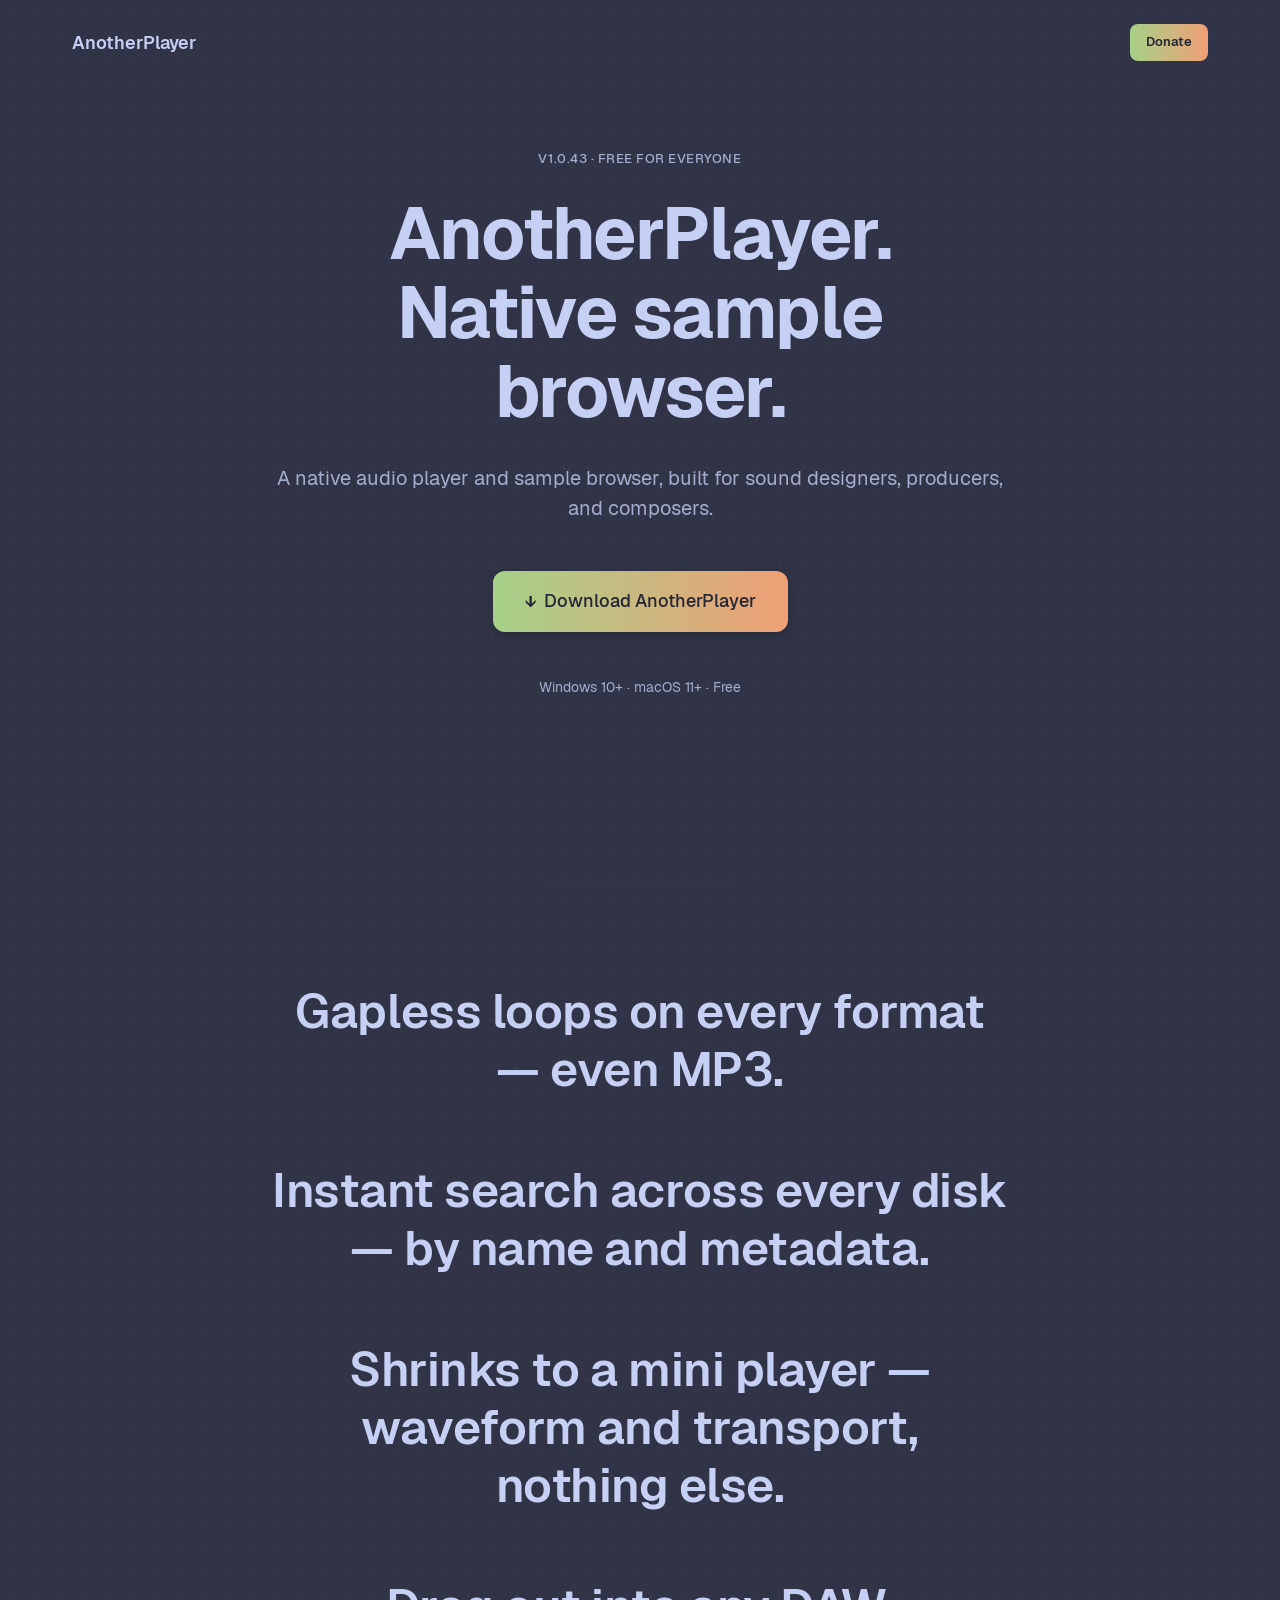
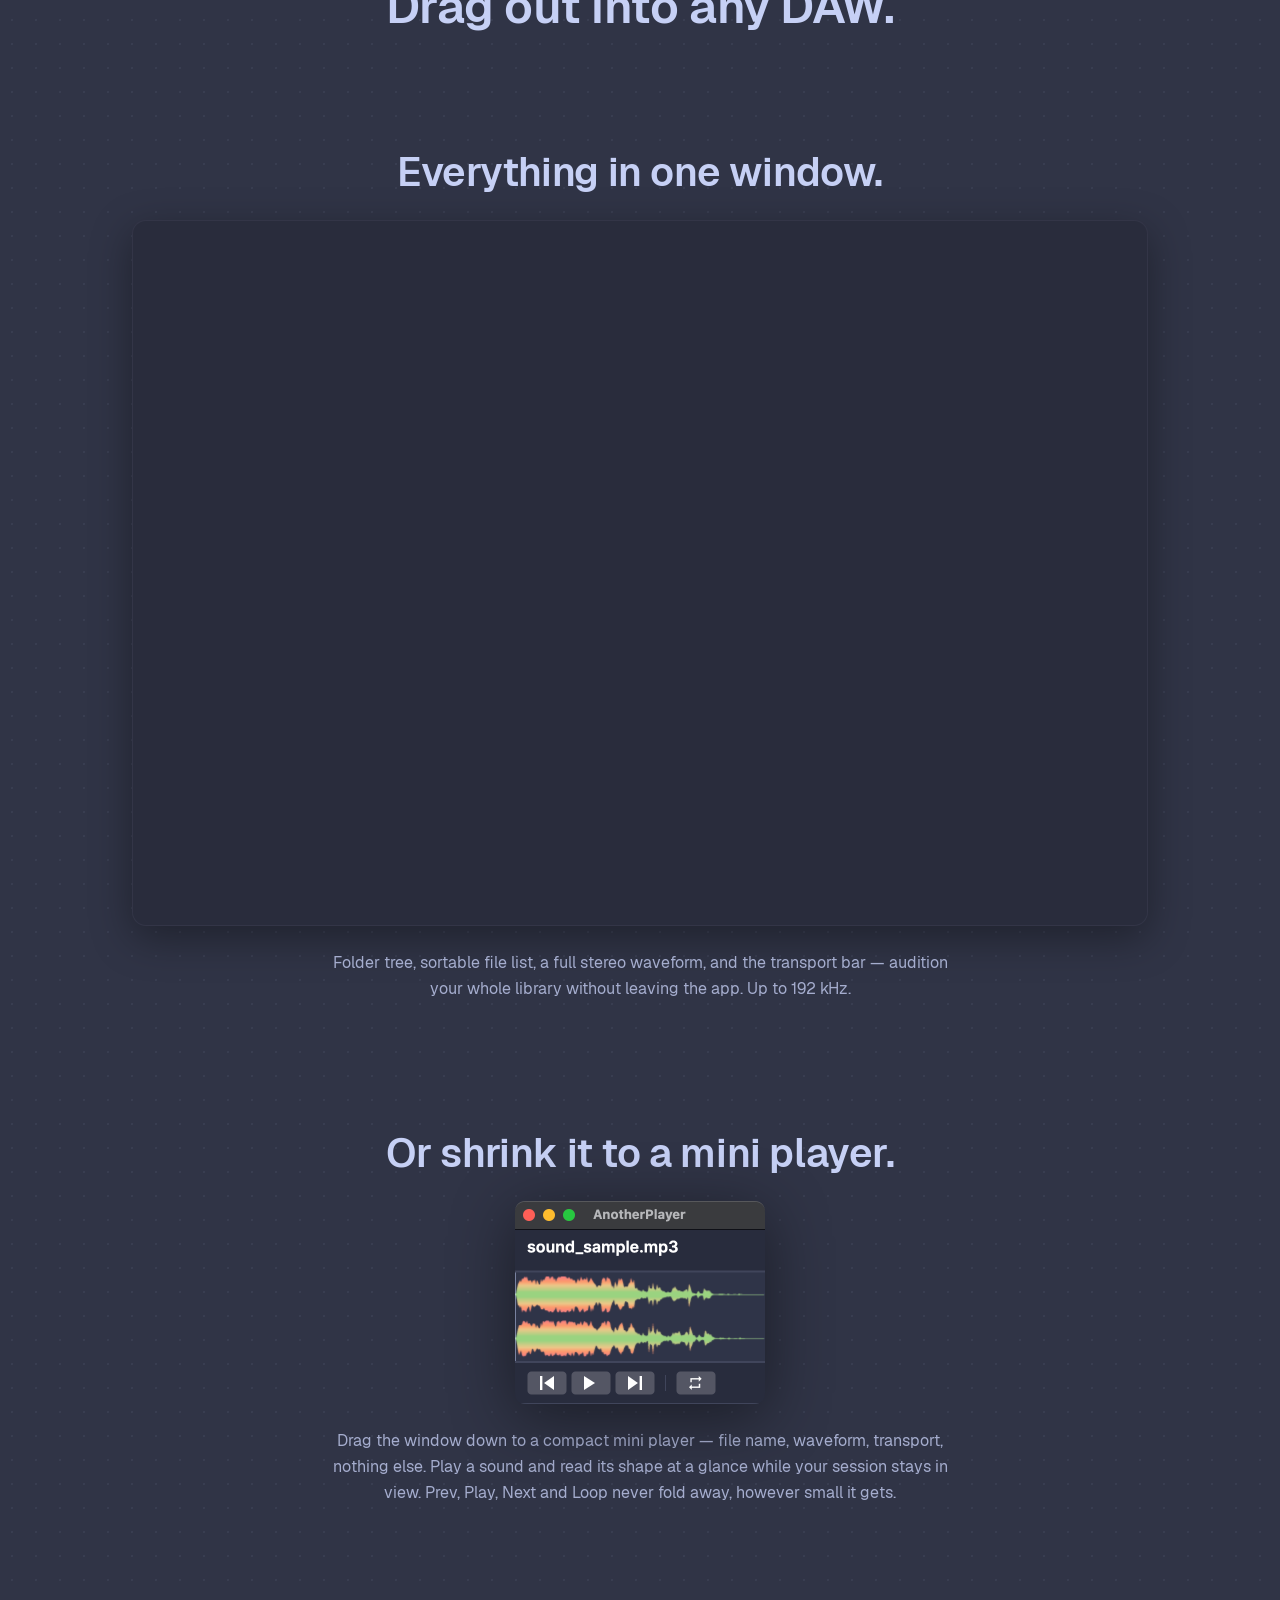
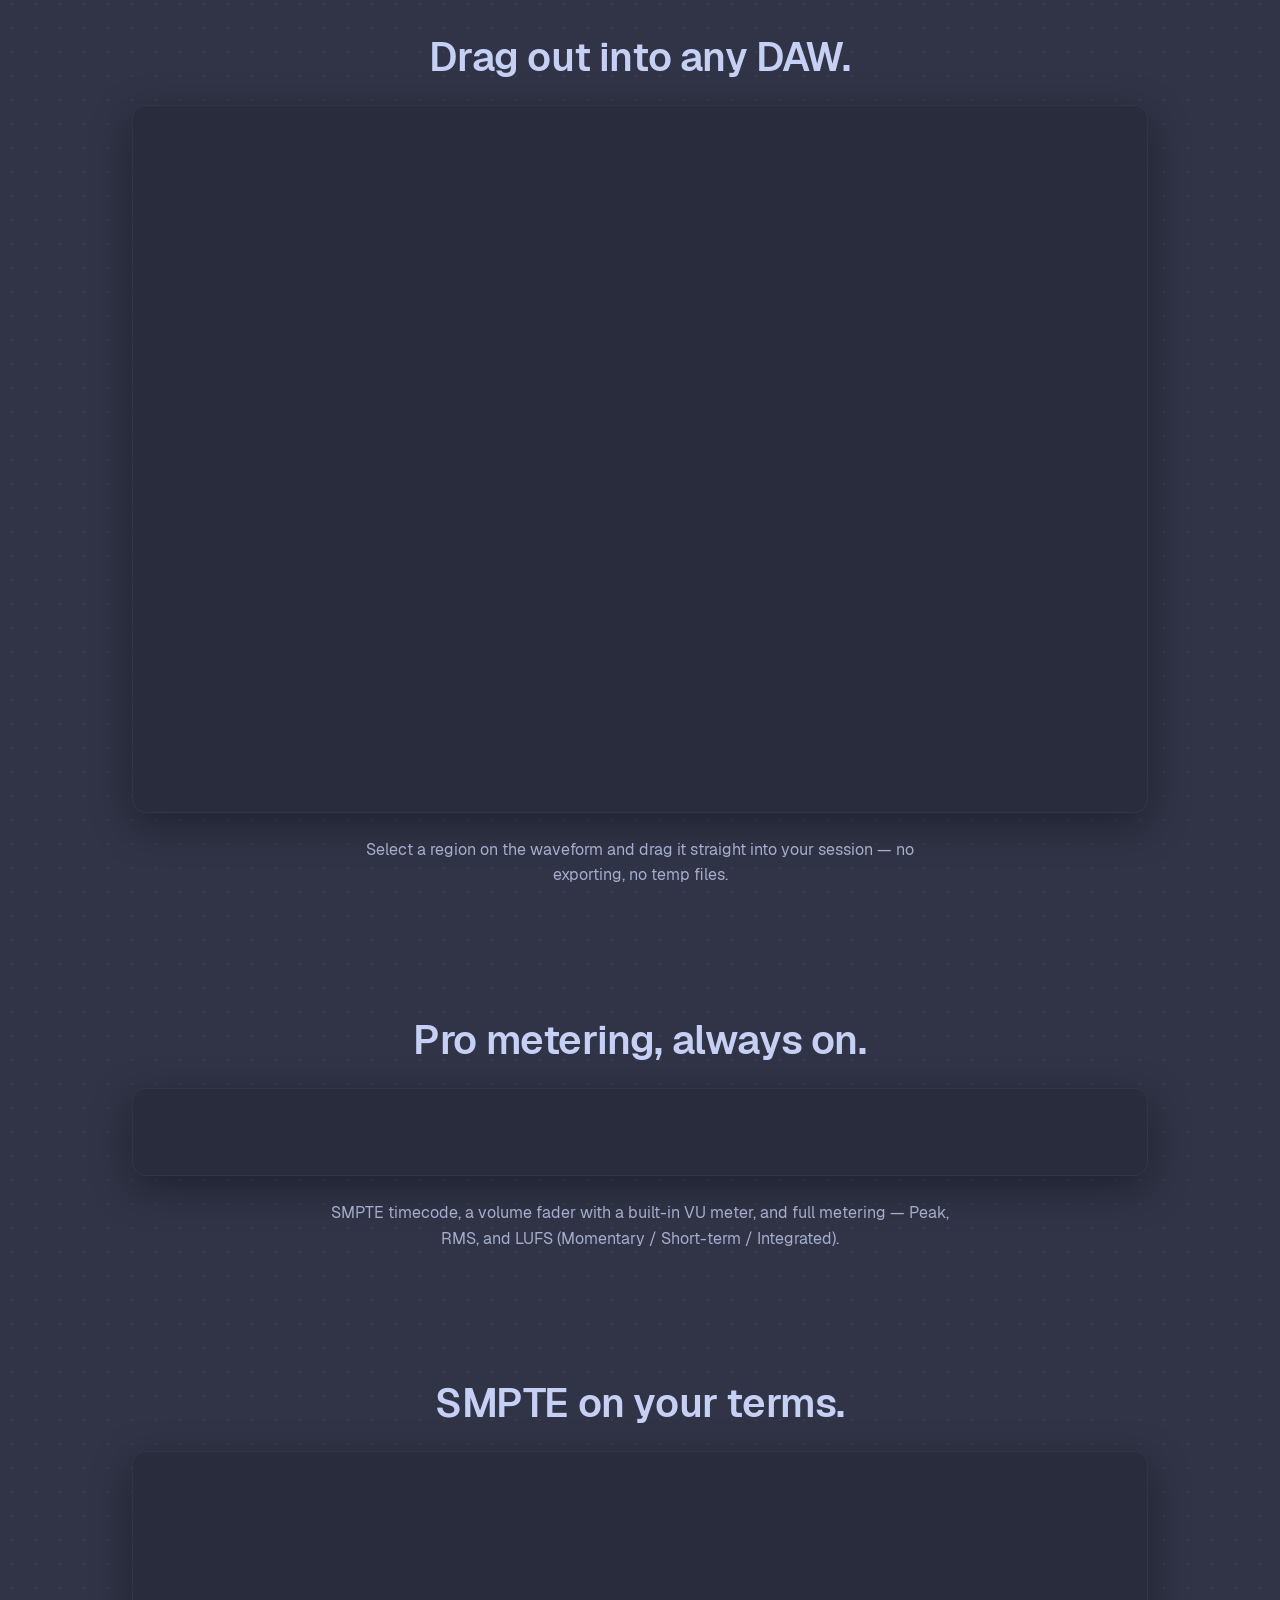
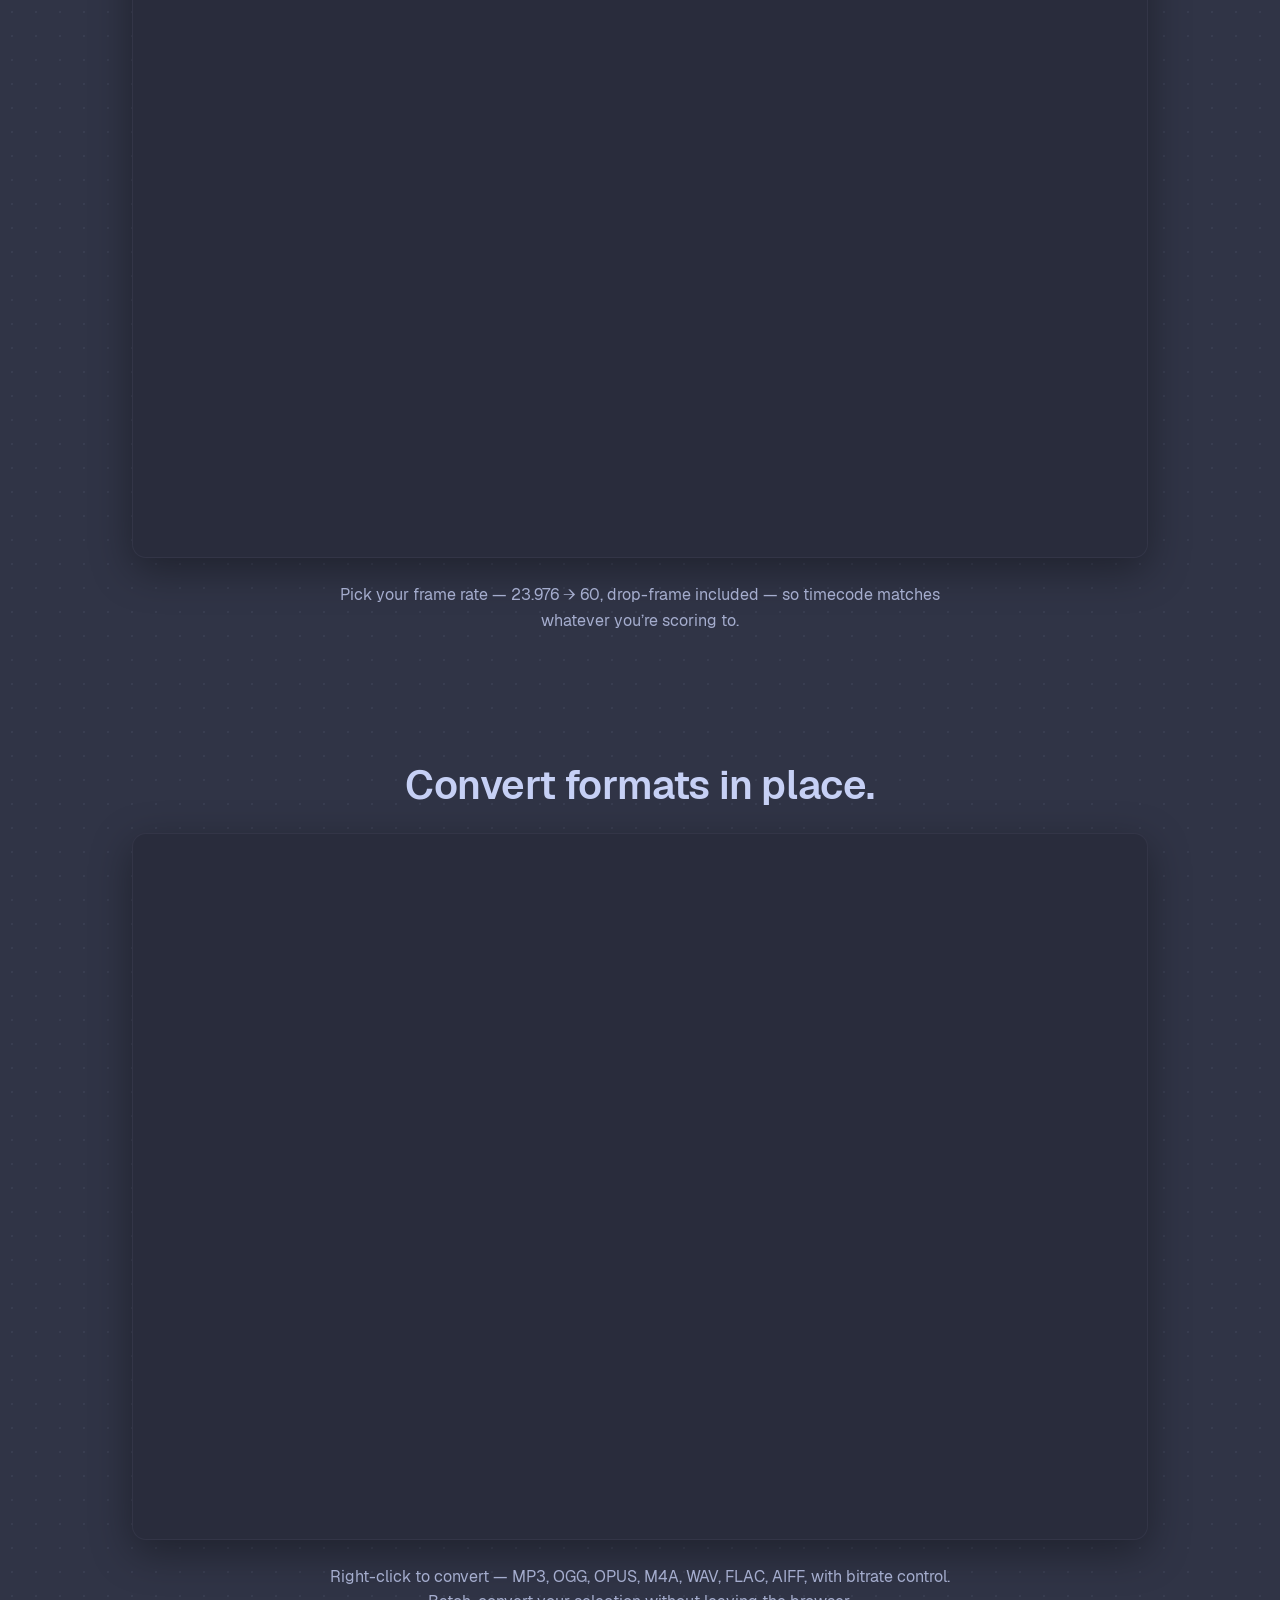
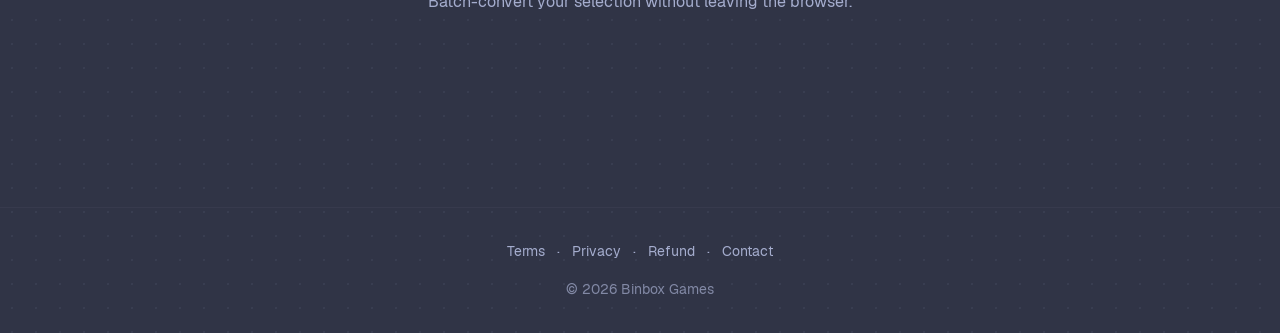
<file: index.html>
<!DOCTYPE html>
<html lang="en">
<head>
  <meta charset="UTF-8">
  <meta name="viewport" content="width=device-width, initial-scale=1.0">

  <!-- Security: vanilla framework 0 + meta tag CSP (spec § 10-bis) -->
  <meta http-equiv="Content-Security-Policy"
        content="default-src 'self'; script-src 'self' https://download.anotherplayer.com; style-src 'self'; font-src 'self'; img-src 'self' data: https://anotherplayer.com; connect-src 'self' https://api.binboxgames.com; base-uri 'self'; form-action 'self'; object-src 'none'">
  <meta name="referrer" content="strict-origin-when-cross-origin">
  <meta http-equiv="Permissions-Policy"
        content="interest-cohort=(), browsing-topics=(), geolocation=(), camera=(), microphone=(), payment=()">

  <!-- SEO core -->
  <title>AnotherPlayer — Pro audio player &amp; sample browser</title>
  <meta name="description" content="Native audio player and sample browser for sound designers and producers. Gapless loops, instant search, drag into any DAW — and it shrinks to a mini player. Free, Mac and Windows.">
  <meta name="keywords" content="audio player, mini player, compact audio player, lightweight music player, sample browser, waveform preview, audio preview, sound design, music production, DAW, gapless loop, sample-accurate, MP3 WAV FLAC OGG player, Mac, Windows, free">
  <meta name="author" content="Binbox Games">
  <link rel="canonical" href="https://anotherplayer.com/">
  <meta name="robots" content="index, follow, max-image-preview:large">
  <meta name="theme-color" content="#303446">
  <meta name="color-scheme" content="dark">

  <!-- Open Graph -->
  <meta property="og:type" content="website">
  <meta property="og:site_name" content="AnotherPlayer">
  <meta property="og:title" content="AnotherPlayer — Pro audio player &amp; sample browser">
  <meta property="og:description" content="Gapless loops, instant search across every disk, drag into any DAW — and it shrinks to a mini player. Free for everyone — Mac and Windows.">
  <meta property="og:url" content="https://anotherplayer.com/">
  <meta property="og:image" content="https://anotherplayer.com/og-image.png">
  <meta property="og:image:width" content="1200">
  <meta property="og:image:height" content="630">
  <meta property="og:image:alt" content="AnotherPlayer — Pro audio player &amp; sample browser">
  <meta property="og:locale" content="en_US">

  <!-- Twitter Card -->
  <meta name="twitter:card" content="summary_large_image">
  <meta name="twitter:title" content="AnotherPlayer — Pro audio player &amp; sample browser">
  <meta name="twitter:description" content="Gapless loops, instant search across every disk, drag into any DAW — and it shrinks to a mini player. Free for everyone — Mac and Windows.">
  <meta name="twitter:image" content="https://anotherplayer.com/og-image.png">
  <meta name="twitter:image:alt" content="AnotherPlayer — Pro audio player &amp; sample browser">

  <!-- Icons -->
  <link rel="icon" type="image/png" sizes="32x32" href="favicon.png">
  <link rel="apple-touch-icon" href="apple-touch-icon.png">
  <link rel="manifest" href="site.webmanifest">

  <!-- Font preload -->
  <link rel="preload" href="fonts/geist-700.woff2" as="font" type="font/woff2" crossorigin>
  <link rel="preload" href="fonts/geist-400.woff2" as="font" type="font/woff2" crossorigin>

  <link rel="stylesheet" href="style.css?v=cf0bbc76">

  <!-- JSON-LD structured data (SoftwareApplication) -->
  <script type="application/ld+json">
  {
    "@context": "https://schema.org",
    "@type": "SoftwareApplication",
    "name": "AnotherPlayer",
    "operatingSystem": "macOS, Windows",
    "applicationCategory": "MultimediaApplication",
    "applicationSubCategory": "Audio Player",
    "description": "Native audio player and sample browser built for sound designers, producers, and composers. Shrinks to a compact mini player for quick playback and waveform preview.",
    "url": "https://anotherplayer.com/",
    "screenshot": [
      "https://anotherplayer.com/images/screenshot-overview.png",
      "https://anotherplayer.com/images/screenshot-mini.png"
    ],
    "featureList": [
      "Mini player mode — shrink the window to a compact player with just the file name, waveform, and transport",
      "Quick audio preview with a real-time stereo waveform",
      "Gapless, sample-accurate looping on every format, including MP3",
      "Instant search across every disk, by file name and metadata",
      "Drag a selected region straight into any DAW",
      "Peak, RMS, and LUFS metering with SMPTE timecode",
      "Convert between MP3, OGG, OPUS, M4A, WAV, FLAC, and AIFF in place",
      "Plays MP3, WAV, FLAC, OGG, OPUS, AIFF, and M4A up to 192 kHz"
    ],
    "offers": {
      "@type": "Offer",
      "price": "0",
      "priceCurrency": "USD",
      "category": "Free"
    },
    "author": {
      "@type": "Organization",
      "@id": "https://binboxgames.com/#organization",
      "name": "Binbox Games",
      "url": "https://binboxgames.com/",
      "email": "contact@binboxgames.com"
    }
  }
  </script>
  <!-- JSON-LD structured data (WebSite) — 브랜드 entity 인식 보조 (navigational query 매칭).
       publisher = binboxgames.com 조직 엔티티 연결 (@id 병합 + 보수 파서 대비 name/url 인라인) -->
  <script type="application/ld+json">
  {
    "@context": "https://schema.org",
    "@type": "WebSite",
    "name": "AnotherPlayer",
    "alternateName": "Another Player",
    "url": "https://anotherplayer.com/",
    "publisher": {
      "@type": "Organization",
      "@id": "https://binboxgames.com/#organization",
      "name": "Binbox Games",
      "url": "https://binboxgames.com/"
    }
  }
  </script>
  <!-- developed by external observation only, no decompilation, no reverse engineering -->
</head>
<body>
  <nav class="nav">
    <a class="nav-brand" href="/" aria-label="AnotherPlayer home">AnotherPlayer</a>
    <a id="nav-pricing" class="nav-pricing" href="/pricing/#support-development">Donate</a>
  </nav>

  <main>
    <section class="hero">
      <p class="eyebrow">v1.0.43 &middot; Free for everyone</p>
      <h1 class="hero-title">
        AnotherPlayer.<br>
        Native sample browser.
      </h1>
      <p class="hero-subhead">
        A native audio player and sample browser, built for sound designers, producers, and composers.
      </p>
      <a id="cta" class="cta" href="/pricing/">
        <span class="cta-arrow" aria-hidden="true">&darr;</span>
        <span id="cta-label">Download AnotherPlayer</span>
      </a>
      <p class="toggle">Windows 10+ &middot; macOS 11+ &middot; Free</p>
    </section>

    <hr class="divider" aria-hidden="true">

    <section class="features" aria-label="Highlights">
      <h2>Gapless loops on every format &mdash; even MP3.</h2>
      <h2>Instant search across every disk &mdash; by name and metadata.</h2>
      <h2>Shrinks to a mini player &mdash; waveform and transport, nothing else.</h2>
      <h2>Drag out into any DAW.</h2>
    </section>
  </main>

  <section class="shots" aria-label="Screenshots">
    <figure class="shot">
      <h2 class="shot-title">Everything in one window.</h2>
      <div class="shot-frame">
        <img src="images/screenshot-overview.png" width="2104" height="1462"
             alt="AnotherPlayer main window: folder tree, file list, stereo waveform, and transport bar"
             fetchpriority="high" decoding="async">
      </div>
      <figcaption>Folder tree, sortable file list, a full stereo waveform, and the transport bar &mdash; audition your whole library without leaving the app. Up to 192&nbsp;kHz.</figcaption>
    </figure>

    <figure class="shot">
      <h2 class="shot-title">Or shrink it to a mini player.</h2>
      <div class="shot-frame shot-frame-mini">
        <img src="images/screenshot-mini.png" width="500" height="406"
             alt="AnotherPlayer as a small, compact mini player window: file name, stereo waveform, and playback controls"
             loading="lazy" decoding="async">
      </div>
      <figcaption>Drag the window down to a compact mini player &mdash; file name, waveform, transport, nothing else. Play a sound and read its shape at a glance while your session stays in view. Prev, Play, Next and Loop never fold away, however small it gets.</figcaption>
    </figure>

    <figure class="shot">
      <h2 class="shot-title">Drag out into any DAW.</h2>
      <div class="shot-frame">
        <img src="images/screenshot-crop.png" width="2096" height="1458"
             alt="Selecting a region on the waveform to drag straight into a DAW"
             loading="lazy" decoding="async">
      </div>
      <figcaption>Select a region on the waveform and drag it straight into your session &mdash; no exporting, no temp files.</figcaption>
    </figure>

    <figure class="shot">
      <h2 class="shot-title">Pro metering, always on.</h2>
      <div class="shot-frame shot-frame-strip">
        <img src="images/screenshot-metering.png" width="1458" height="124"
             alt="Transport bar: SMPTE timecode, volume fader, VU meter, and Peak / RMS / LUFS readouts"
             loading="lazy" decoding="async">
      </div>
      <figcaption>SMPTE timecode, a volume fader with a built-in VU meter, and full metering &mdash; Peak, RMS, and LUFS (Momentary / Short-term / Integrated).</figcaption>
    </figure>

    <figure class="shot">
      <h2 class="shot-title">SMPTE on your terms.</h2>
      <div class="shot-frame">
        <img src="images/screenshot-framerate.png" width="2094" height="1456"
             alt="Settings menu with broadcast SMPTE frame rates from 23.976 to 60, drop-frame included"
             loading="lazy" decoding="async">
      </div>
      <figcaption>Pick your frame rate &mdash; 23.976 &rarr; 60, drop-frame included &mdash; so timecode matches whatever you&rsquo;re scoring to.</figcaption>
    </figure>

    <figure class="shot">
      <h2 class="shot-title">Convert formats in place.</h2>
      <div class="shot-frame">
        <img src="images/screenshot-format.png" width="2094" height="1454"
             alt="Right-click menu converting selected files to MP3, OGG, OPUS, M4A, WAV, FLAC, or AIFF"
             loading="lazy" decoding="async">
      </div>
      <figcaption>Right-click to convert &mdash; MP3, OGG, OPUS, M4A, WAV, FLAC, AIFF, with bitrate control. Batch-convert your selection without leaving the browser.</figcaption>
    </figure>
  </section>

  <footer class="footer">
    <a href="/terms/">Terms</a>
    <span class="dot">·</span>
    <a href="/privacy/">Privacy</a>
    <span class="dot">·</span>
    <a href="/refund/">Refund</a>
    <span class="dot">·</span>
    <a href="mailto:contact@binboxgames.com">Contact</a>
    <div class="copyright">© 2026 Binbox Games</div>
  </footer>

  <script src="script.js?v=bb6cdfcb"></script>
</body>
</html>
</file>
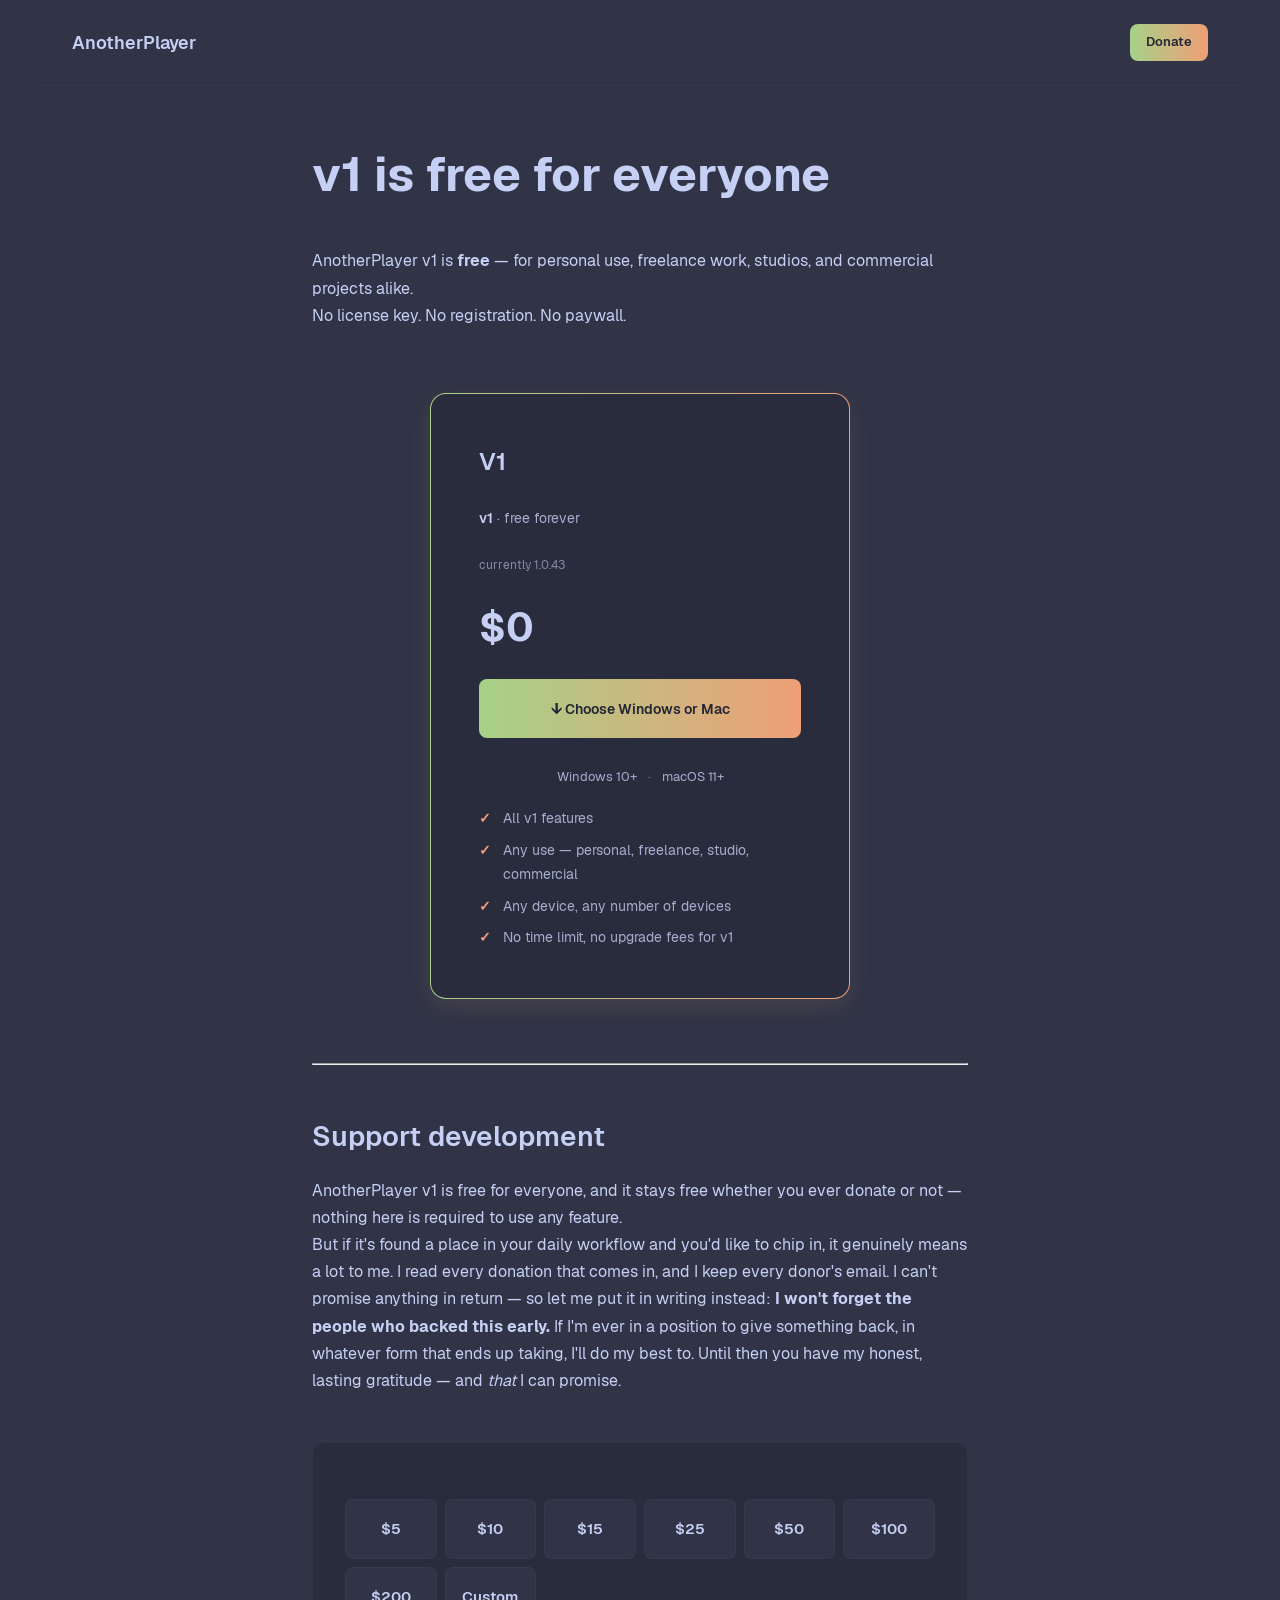
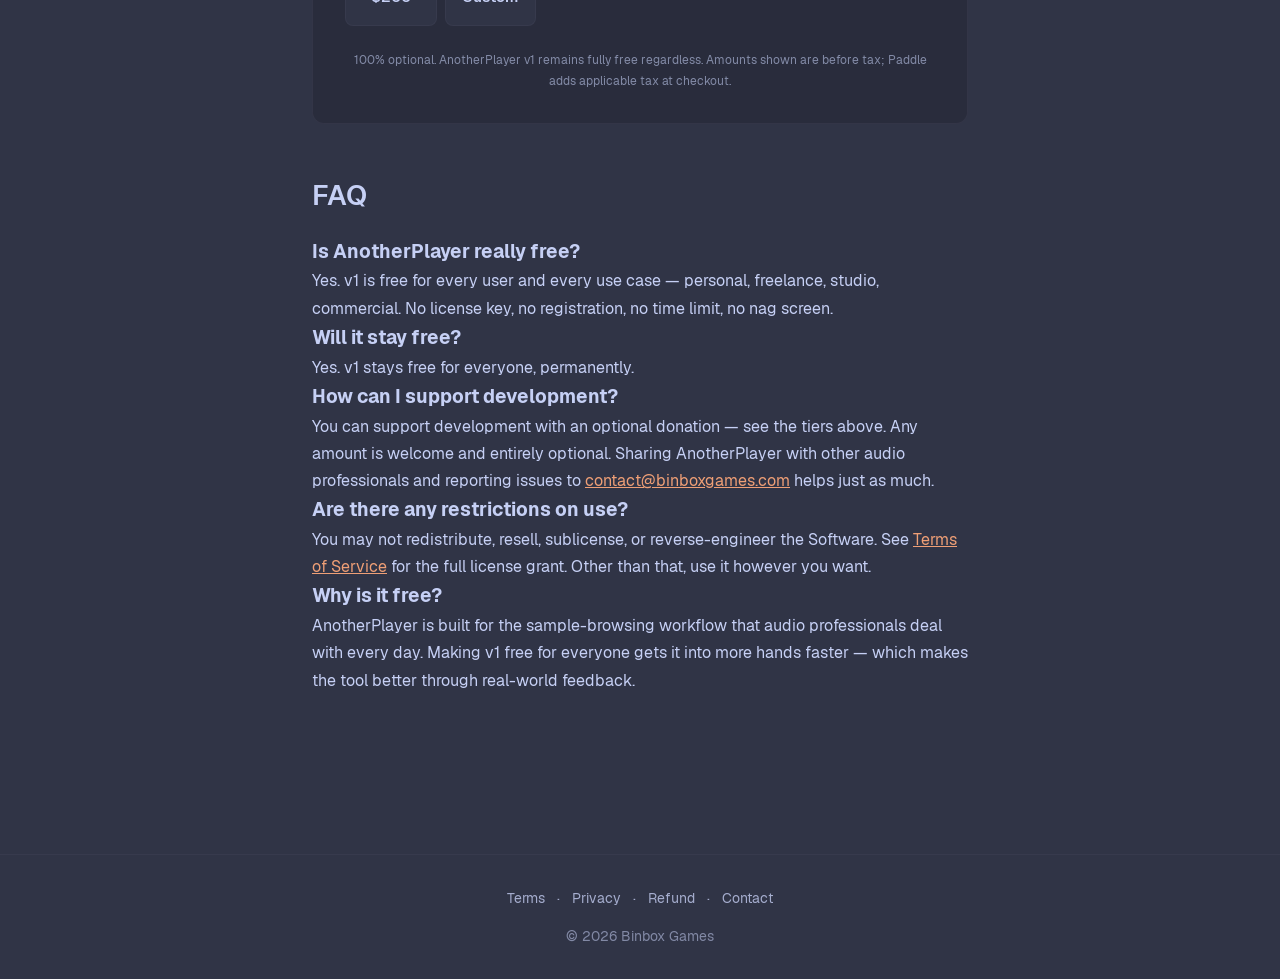
<file: pricing/index.html>
<!DOCTYPE html>
<html lang="en">
<head>
<meta charset="UTF-8">
<meta name="viewport" content="width=device-width, initial-scale=1">
<title>Pricing — AnotherPlayer</title>
<meta name="description" content="AnotherPlayer — Pro audio player and sample browser. Built for professionals.">
<meta name="theme-color" content="#303446">
<meta name="color-scheme" content="dark">
<link rel="icon" type="image/png" sizes="32x32" href="/favicon.png">
<link rel="apple-touch-icon" href="/apple-touch-icon.png">
<link rel="manifest" href="/site.webmanifest">
<link rel="canonical" href="https://anotherplayer.com/pricing/">
<link rel="stylesheet" href="/style.css?v=cf0bbc76">
<!-- developed by external observation only, no decompilation -->
</head>
<body class="page page-pricing">
<nav class="nav">
  <a class="nav-brand" href="/">AnotherPlayer</a>
  <a class="nav-pricing" href="/pricing/#support-development">Donate</a>
</nav>
<main class="page-content">
<h1>v1 is free for everyone</h1>
<p>AnotherPlayer v1 is <strong>free</strong> — for personal use, freelance work, studios, and commercial projects alike.</p>
<p>No license key. No registration. No paywall.</p>
<div class="pricing-grid pricing-grid-single">
  <article class="pricing-card pricing-card-featured">
    <h2 class="pricing-name">V1</h2>
    <p class="pricing-tagline"><strong>v1</strong> · free forever</p>
    <p class="pricing-version">currently <span class="pricing-version-num">1.0.28</span></p>
    <p class="pricing-price"><span class="amount">$0</span></p>
    <a class="pricing-cta pricing-cta-primary" id="free-download-cta" href="/pricing/#download-platforms"><span class="cta-arrow" aria-hidden="true">↓</span> <span class="cta-label">Choose Windows or Mac</span></a>
    <div class="pricing-os-toggle" id="download-platforms">
      <a href="#" class="toggle-link" data-os="win">Windows 10+</a>
      <span class="toggle-dot" aria-hidden="true">·</span>
      <a href="#" class="toggle-link" data-os="mac">macOS 11+</a>
    </div>
    <ul class="pricing-features">
      <li>All v1 features</li>
      <li>Any use — personal, freelance, studio, commercial</li>
      <li>Any device, any number of devices</li>
      <li>No time limit, no upgrade fees for v1</li>
    </ul>
  </article>
</div>

<hr>
<h2 id="support-development">Support development</h2>
<p>AnotherPlayer v1 is free for everyone, and it stays free whether you ever donate or not — nothing here is required to use any feature.</p>
<p>But if it's found a place in your daily workflow and you'd like to chip in, it genuinely means a lot to me. I read every donation that comes in, and I keep every donor's email. I can't promise anything in return — so let me put it in writing instead: <strong>I won't forget the people who backed this early.</strong> If I'm ever in a position to give something back, in whatever form that ends up taking, I'll do my best to. Until then you have my honest, lasting gratitude — and <em>that</em> I can promise.</p>
<div class="donate-section">
  <div class="donate-tier-grid" aria-label="Donation tiers">
    <a class="donate-tier" data-donation-tier="5" href="#">$5</a>
    <a class="donate-tier" data-donation-tier="10" href="#">$10</a>
    <a class="donate-tier" data-donation-tier="15" href="#">$15</a>
    <a class="donate-tier" data-donation-tier="25" href="#">$25</a>
    <a class="donate-tier" data-donation-tier="50" href="#">$50</a>
    <a class="donate-tier" data-donation-tier="100" href="#">$100</a>
    <a class="donate-tier" data-donation-tier="200" href="#">$200</a>
    <a class="donate-tier" data-donation-tier="custom" href="#">Custom</a>
  </div>
  <p class="donate-note">100% optional. AnotherPlayer v1 remains fully free regardless. Amounts shown are before tax; Paddle adds applicable tax at checkout.</p>
</div>

<h2 id="faq">FAQ</h2>
<h3 id="is-anotherplayer-really-free">Is AnotherPlayer really free?</h3>
<p>Yes. v1 is free for every user and every use case — personal, freelance, studio, commercial. No license key, no registration, no time limit, no nag screen.</p>
<h3 id="will-it-stay-free">Will it stay free?</h3>
<p>Yes. v1 stays free for everyone, permanently.</p>
<h3 id="how-can-i-support-development">How can I support development?</h3>
<p>You can support development with an optional donation — see the tiers above. Any amount is welcome and entirely optional. Sharing AnotherPlayer with other audio professionals and reporting issues to <a href="&#109;&#97;&#105;&#108;&#116;&#111;&#58;&#99;&#111;&#110;&#116;&#97;&#99;&#116;&#64;&#98;&#105;&#110;&#98;&#111;&#120;&#103;&#97;&#109;&#101;&#115;&#46;&#99;&#111;&#109;">&#99;&#111;&#110;&#116;&#97;&#99;&#116;&#64;&#98;&#105;&#110;&#98;&#111;&#120;&#103;&#97;&#109;&#101;&#115;&#46;&#99;&#111;&#109;</a> helps just as much.</p>
<h3 id="are-there-any-restrictions-on-use">Are there any restrictions on use?</h3>
<p>You may not redistribute, resell, sublicense, or reverse-engineer the Software. See <a href="/terms/">Terms of Service</a> for the full license grant. Other than that, use it however you want.</p>
<h3 id="why-is-it-free">Why is it free?</h3>
<p>AnotherPlayer is built for the sample-browsing workflow that audio professionals deal with every day. Making v1 free for everyone gets it into more hands faster — which makes the tool better through real-world feedback.</p>
</main>
<footer class="footer">
  <a href="/terms/">Terms</a>
  <span class="dot">·</span>
  <a href="/privacy/">Privacy</a>
  <span class="dot">·</span>
  <a href="/refund/">Refund</a>
  <span class="dot">·</span>
  <a href="mailto:contact@binboxgames.com">Contact</a>
  <div class="copyright">© 2026 Binbox Games</div>
</footer>

<script src="/script.js?v=bb6cdfcb"></script>
</body>
</html>
</file>
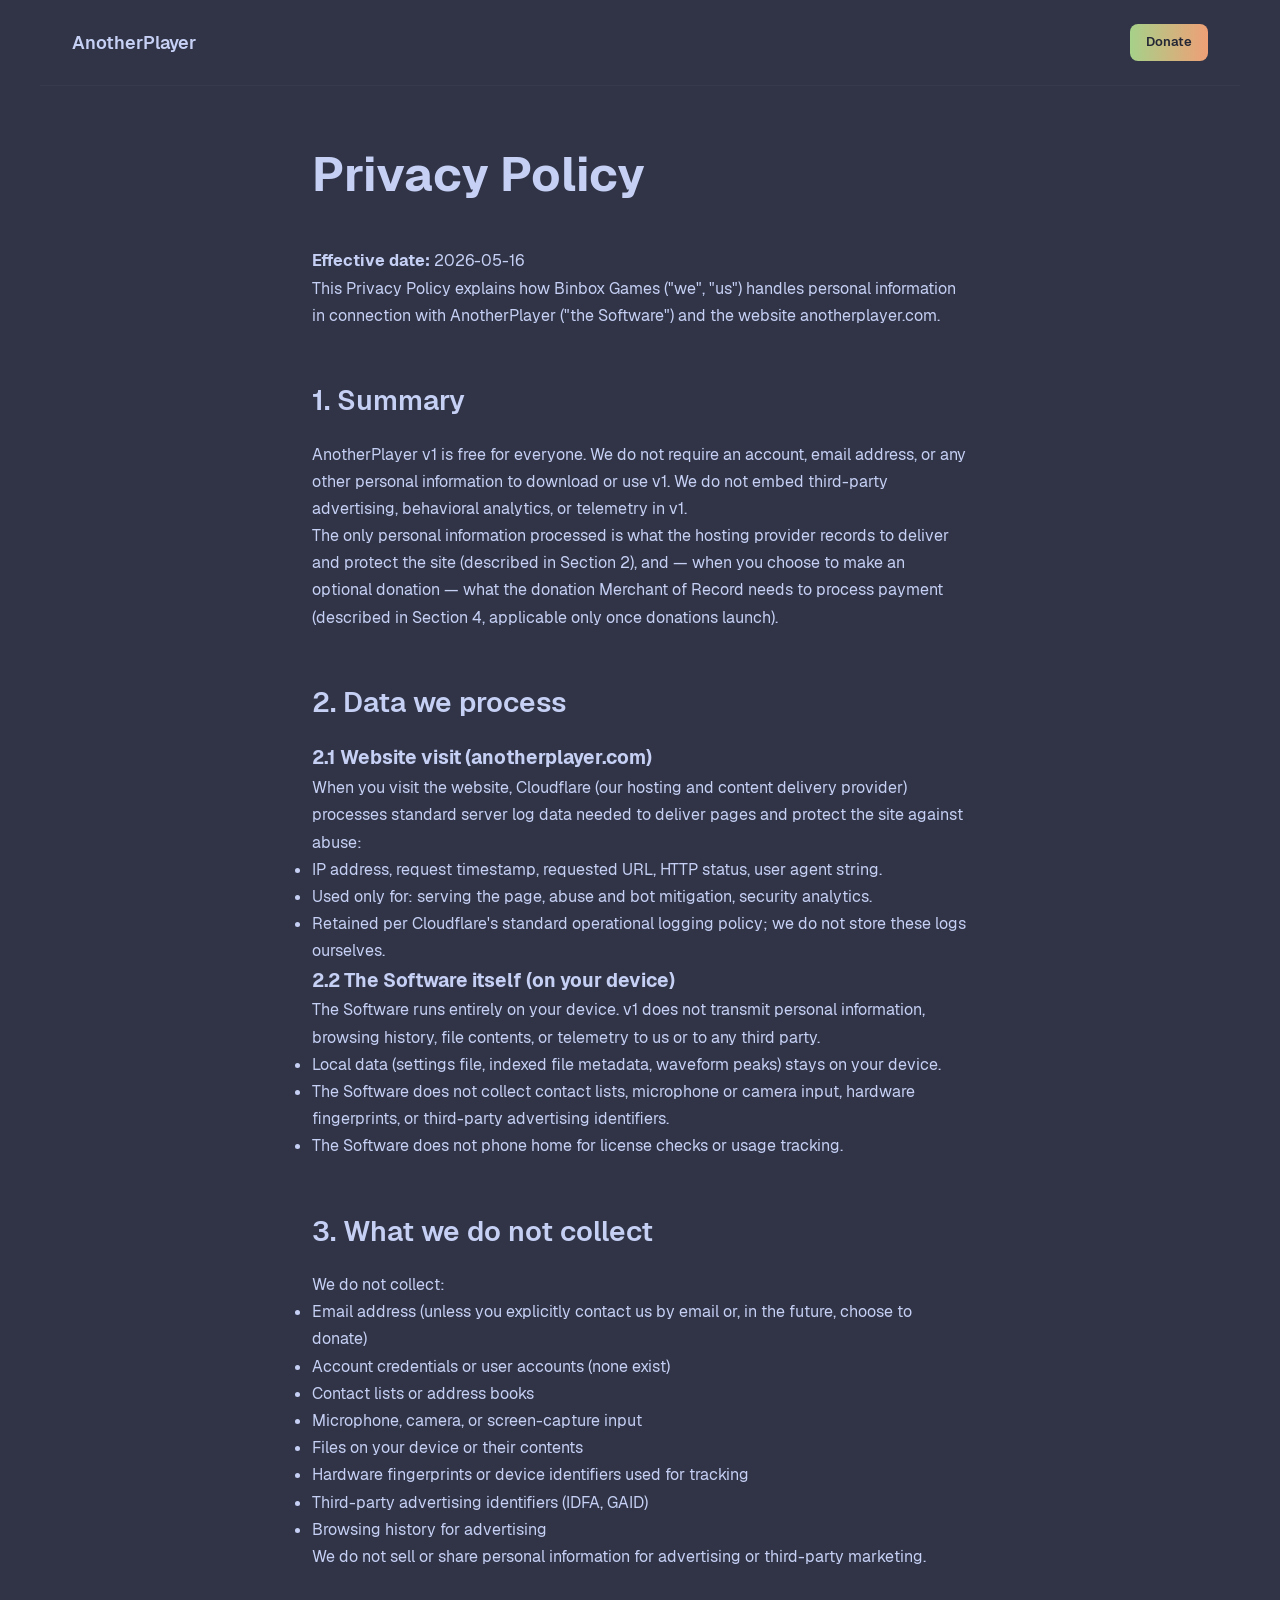
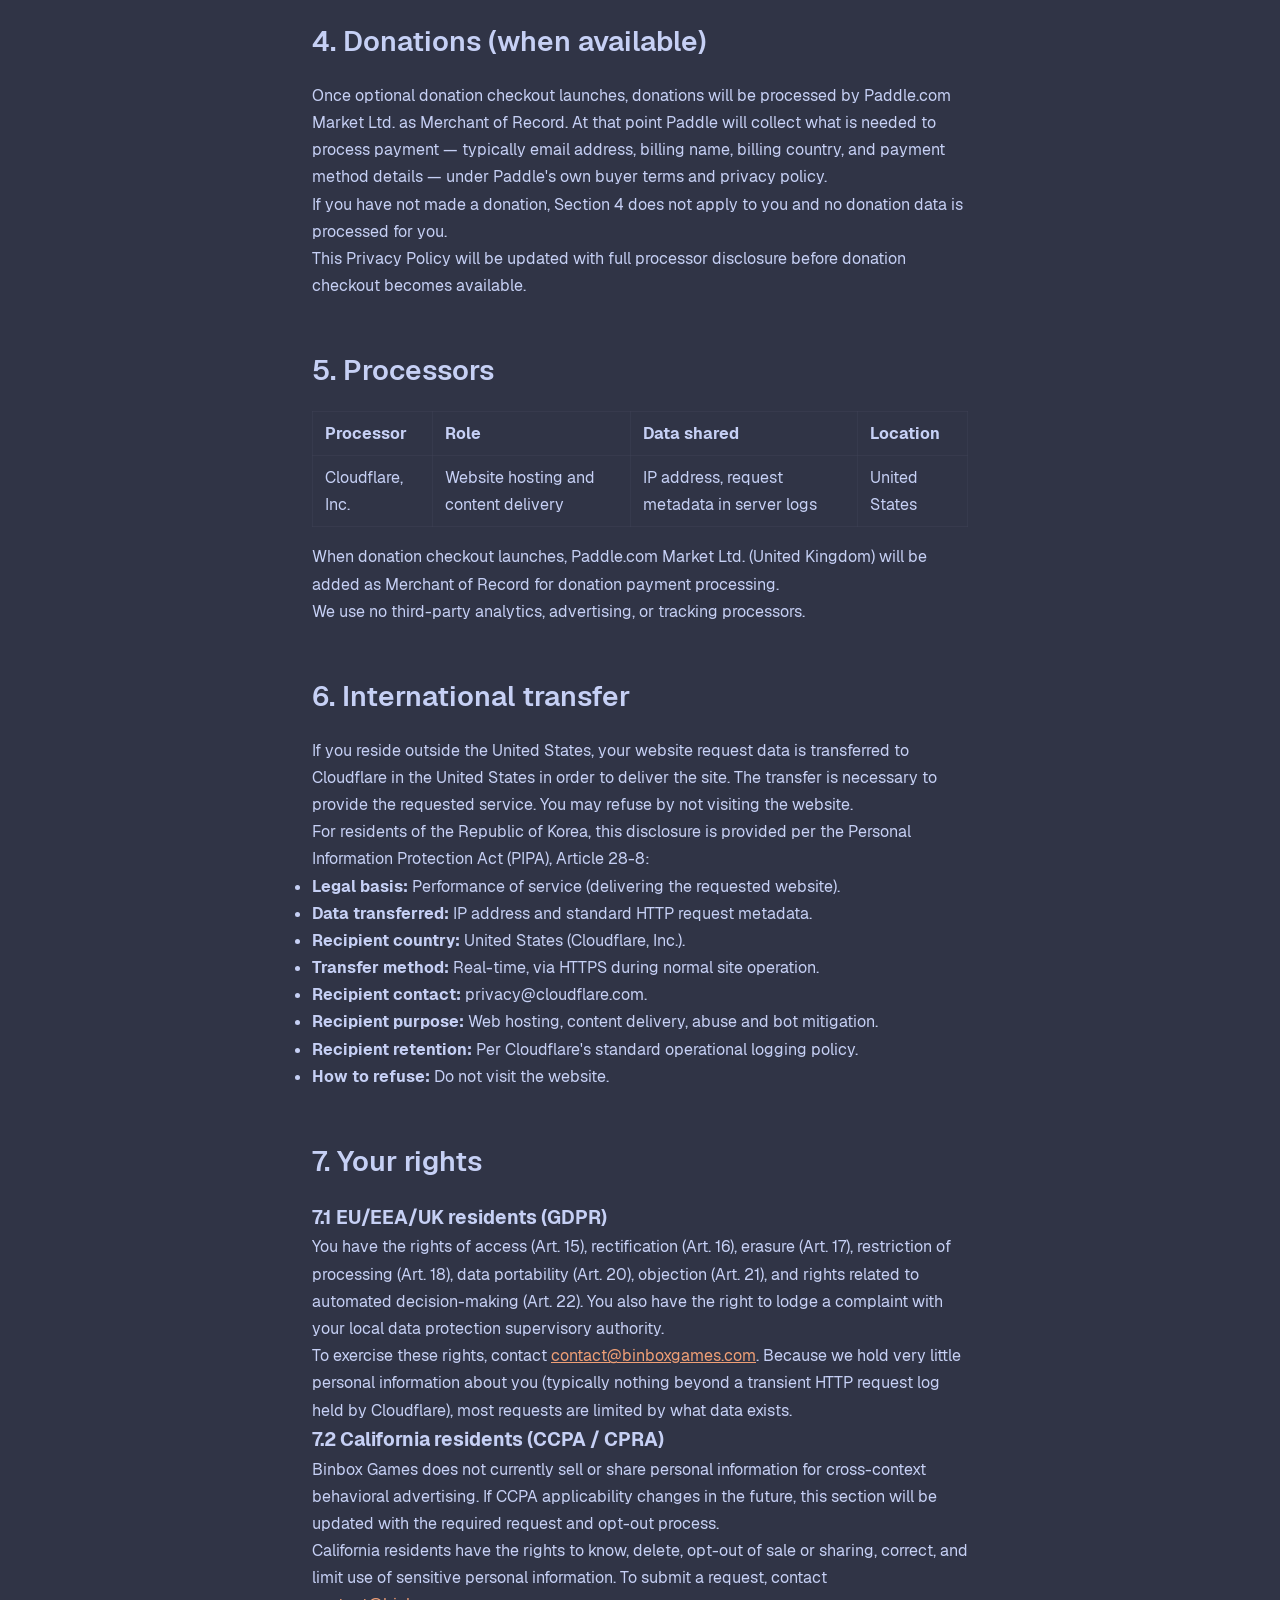
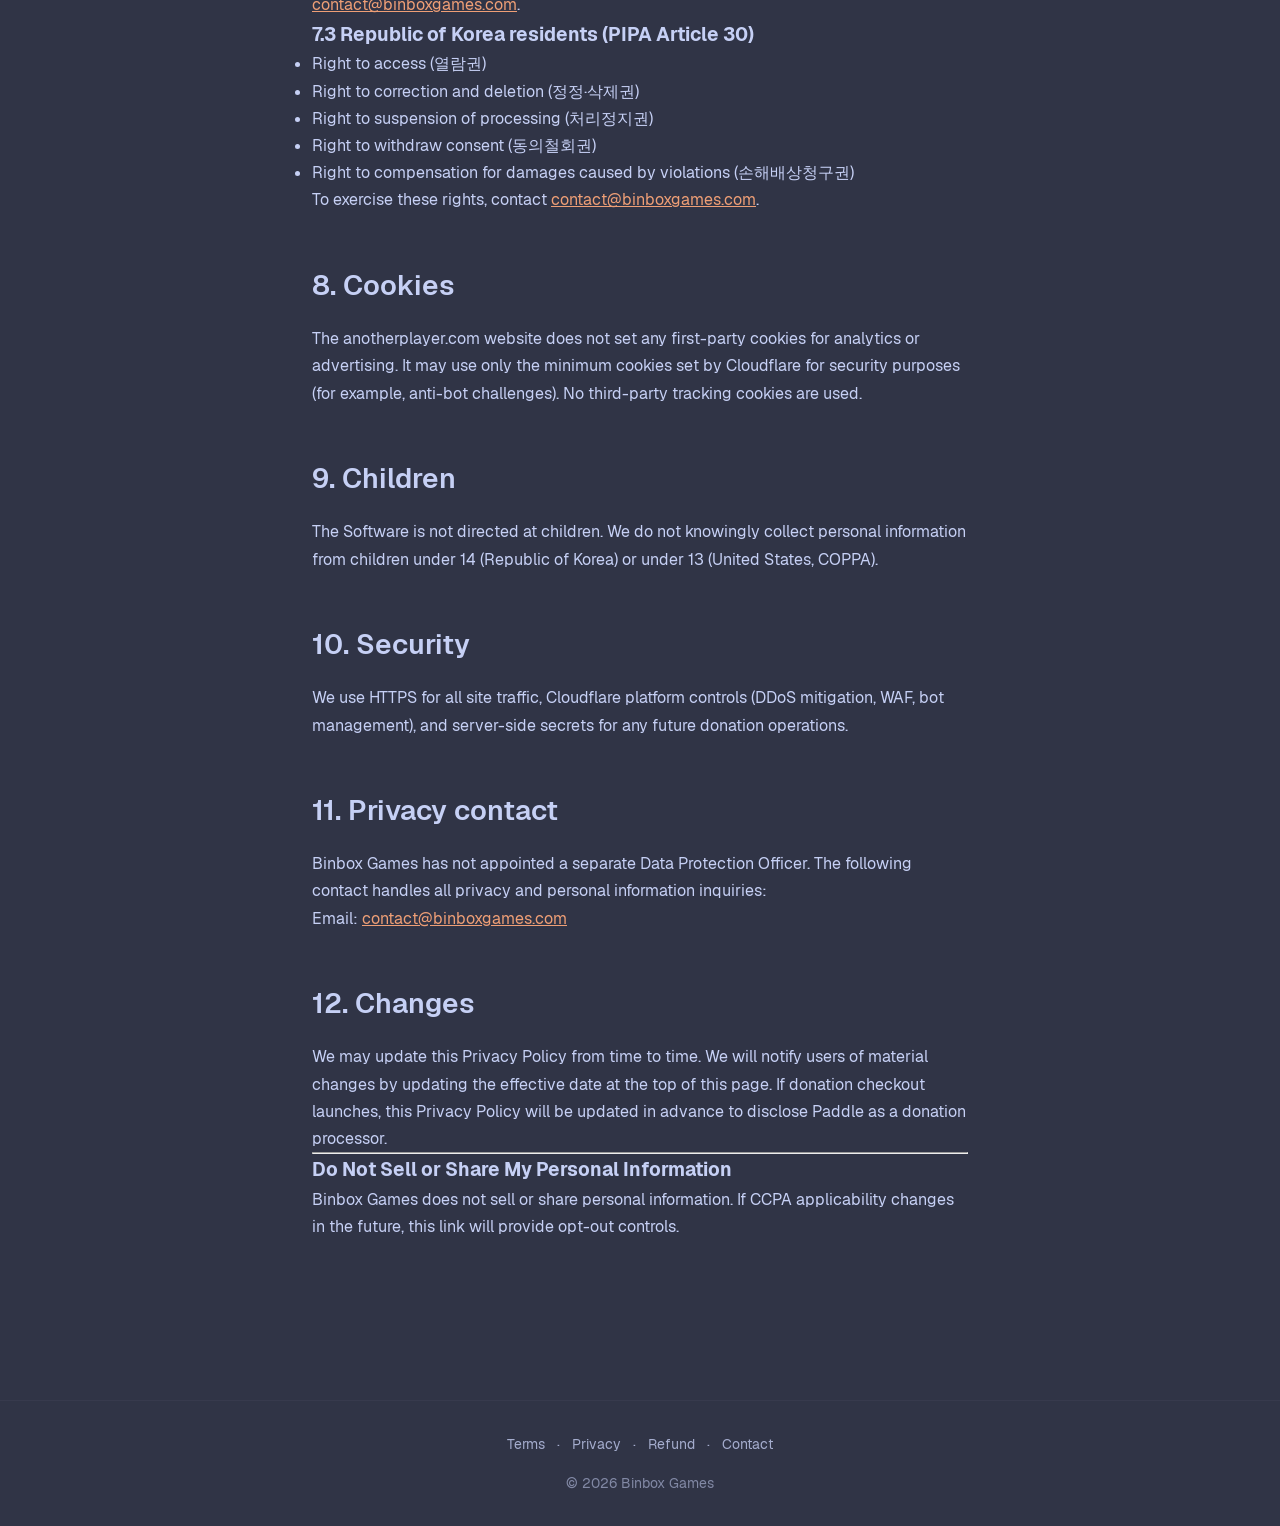
<file: privacy/index.html>
<!DOCTYPE html>
<html lang="en">
<head>
<meta charset="UTF-8">
<meta name="viewport" content="width=device-width, initial-scale=1">
<title>Privacy Policy — AnotherPlayer</title>
<meta name="description" content="AnotherPlayer — Pro audio player and sample browser. Built for professionals.">
<meta name="theme-color" content="#303446">
<meta name="color-scheme" content="dark">
<link rel="icon" type="image/png" sizes="32x32" href="/favicon.png">
<link rel="apple-touch-icon" href="/apple-touch-icon.png">
<link rel="manifest" href="/site.webmanifest">
<link rel="canonical" href="https://anotherplayer.com/privacy/">
<link rel="stylesheet" href="/style.css?v=cf0bbc76">
<!-- developed by external observation only, no decompilation -->
</head>
<body class="page page-privacy">
<nav class="nav">
  <a class="nav-brand" href="/">AnotherPlayer</a>
  <a class="nav-pricing" href="/pricing/#support-development">Donate</a>
</nav>
<main class="page-content">
<h1>Privacy Policy</h1>
<p><strong>Effective date:</strong> 2026-05-16</p>
<p>This Privacy Policy explains how Binbox Games ("we", "us") handles personal information in connection with AnotherPlayer ("the Software") and the website anotherplayer.com.</p>
<h2 id="1-summary">1. Summary</h2>
<p>AnotherPlayer v1 is free for everyone. We do not require an account, email address, or any other personal information to download or use v1. We do not embed third-party advertising, behavioral analytics, or telemetry in v1.</p>
<p>The only personal information processed is what the hosting provider records to deliver and protect the site (described in Section 2), and — when you choose to make an optional donation — what the donation Merchant of Record needs to process payment (described in Section 4, applicable only once donations launch).</p>
<h2 id="2-data-we-process">2. Data we process</h2>
<h3 id="21-website-visit-anotherplayercom">2.1 Website visit (anotherplayer.com)</h3>
<p>When you visit the website, Cloudflare (our hosting and content delivery provider) processes standard server log data needed to deliver pages and protect the site against abuse:</p>
<ul>
<li>IP address, request timestamp, requested URL, HTTP status, user agent string.</li>
<li>Used only for: serving the page, abuse and bot mitigation, security analytics.</li>
<li>Retained per Cloudflare's standard operational logging policy; we do not store these logs ourselves.</li>
</ul>
<h3 id="22-the-software-itself-on-your-device">2.2 The Software itself (on your device)</h3>
<p>The Software runs entirely on your device. v1 does not transmit personal information, browsing history, file contents, or telemetry to us or to any third party.</p>
<ul>
<li>Local data (settings file, indexed file metadata, waveform peaks) stays on your device.</li>
<li>The Software does not collect contact lists, microphone or camera input, hardware fingerprints, or third-party advertising identifiers.</li>
<li>The Software does not phone home for license checks or usage tracking.</li>
</ul>
<h2 id="3-what-we-do-not-collect">3. What we do not collect</h2>
<p>We do not collect:</p>
<ul>
<li>Email address (unless you explicitly contact us by email or, in the future, choose to donate)</li>
<li>Account credentials or user accounts (none exist)</li>
<li>Contact lists or address books</li>
<li>Microphone, camera, or screen-capture input</li>
<li>Files on your device or their contents</li>
<li>Hardware fingerprints or device identifiers used for tracking</li>
<li>Third-party advertising identifiers (IDFA, GAID)</li>
<li>Browsing history for advertising</li>
</ul>
<p>We do not sell or share personal information for advertising or third-party marketing.</p>
<h2 id="4-donations-when-available">4. Donations (when available)</h2>
<p>Once optional donation checkout launches, donations will be processed by Paddle.com Market Ltd. as Merchant of Record. At that point Paddle will collect what is needed to process payment — typically email address, billing name, billing country, and payment method details — under Paddle's own buyer terms and privacy policy.</p>
<p>If you have not made a donation, Section 4 does not apply to you and no donation data is processed for you.</p>
<p>This Privacy Policy will be updated with full processor disclosure before donation checkout becomes available.</p>
<h2 id="5-processors">5. Processors</h2>
<table>
<thead>
<tr>
<th>Processor</th>
<th>Role</th>
<th>Data shared</th>
<th>Location</th>
</tr>
</thead>
<tbody>
<tr>
<td>Cloudflare, Inc.</td>
<td>Website hosting and content delivery</td>
<td>IP address, request metadata in server logs</td>
<td>United States</td>
</tr>
</tbody>
</table>
<p>When donation checkout launches, Paddle.com Market Ltd. (United Kingdom) will be added as Merchant of Record for donation payment processing.</p>
<p>We use no third-party analytics, advertising, or tracking processors.</p>
<h2 id="6-international-transfer">6. International transfer</h2>
<p>If you reside outside the United States, your website request data is transferred to Cloudflare in the United States in order to deliver the site. The transfer is necessary to provide the requested service. You may refuse by not visiting the website.</p>
<p>For residents of the Republic of Korea, this disclosure is provided per the Personal Information Protection Act (PIPA), Article 28-8:</p>
<ul>
<li><strong>Legal basis:</strong> Performance of service (delivering the requested website).</li>
<li><strong>Data transferred:</strong> IP address and standard HTTP request metadata.</li>
<li><strong>Recipient country:</strong> United States (Cloudflare, Inc.).</li>
<li><strong>Transfer method:</strong> Real-time, via HTTPS during normal site operation.</li>
<li><strong>Recipient contact:</strong> privacy@cloudflare.com.</li>
<li><strong>Recipient purpose:</strong> Web hosting, content delivery, abuse and bot mitigation.</li>
<li><strong>Recipient retention:</strong> Per Cloudflare's standard operational logging policy.</li>
<li><strong>How to refuse:</strong> Do not visit the website.</li>
</ul>
<h2 id="7-your-rights">7. Your rights</h2>
<h3 id="71-eueeauk-residents-gdpr">7.1 EU/EEA/UK residents (GDPR)</h3>
<p>You have the rights of access (Art. 15), rectification (Art. 16), erasure (Art. 17), restriction of processing (Art. 18), data portability (Art. 20), objection (Art. 21), and rights related to automated decision-making (Art. 22). You also have the right to lodge a complaint with your local data protection supervisory authority.</p>
<p>To exercise these rights, contact <a href="&#109;&#97;&#105;&#108;&#116;&#111;&#58;&#99;&#111;&#110;&#116;&#97;&#99;&#116;&#64;&#98;&#105;&#110;&#98;&#111;&#120;&#103;&#97;&#109;&#101;&#115;&#46;&#99;&#111;&#109;">&#99;&#111;&#110;&#116;&#97;&#99;&#116;&#64;&#98;&#105;&#110;&#98;&#111;&#120;&#103;&#97;&#109;&#101;&#115;&#46;&#99;&#111;&#109;</a>. Because we hold very little personal information about you (typically nothing beyond a transient HTTP request log held by Cloudflare), most requests are limited by what data exists.</p>
<h3 id="72-california-residents-ccpa-cpra">7.2 California residents (CCPA / CPRA)</h3>
<p>Binbox Games does not currently sell or share personal information for cross-context behavioral advertising. If CCPA applicability changes in the future, this section will be updated with the required request and opt-out process.</p>
<p>California residents have the rights to know, delete, opt-out of sale or sharing, correct, and limit use of sensitive personal information. To submit a request, contact <a href="&#109;&#97;&#105;&#108;&#116;&#111;&#58;&#99;&#111;&#110;&#116;&#97;&#99;&#116;&#64;&#98;&#105;&#110;&#98;&#111;&#120;&#103;&#97;&#109;&#101;&#115;&#46;&#99;&#111;&#109;">&#99;&#111;&#110;&#116;&#97;&#99;&#116;&#64;&#98;&#105;&#110;&#98;&#111;&#120;&#103;&#97;&#109;&#101;&#115;&#46;&#99;&#111;&#109;</a>.</p>
<h3 id="73-republic-of-korea-residents-pipa-article-30">7.3 Republic of Korea residents (PIPA Article 30)</h3>
<ul>
<li>Right to access (열람권)</li>
<li>Right to correction and deletion (정정·삭제권)</li>
<li>Right to suspension of processing (처리정지권)</li>
<li>Right to withdraw consent (동의철회권)</li>
<li>Right to compensation for damages caused by violations (손해배상청구권)</li>
</ul>
<p>To exercise these rights, contact <a href="&#109;&#97;&#105;&#108;&#116;&#111;&#58;&#99;&#111;&#110;&#116;&#97;&#99;&#116;&#64;&#98;&#105;&#110;&#98;&#111;&#120;&#103;&#97;&#109;&#101;&#115;&#46;&#99;&#111;&#109;">&#99;&#111;&#110;&#116;&#97;&#99;&#116;&#64;&#98;&#105;&#110;&#98;&#111;&#120;&#103;&#97;&#109;&#101;&#115;&#46;&#99;&#111;&#109;</a>.</p>
<h2 id="8-cookies">8. Cookies</h2>
<p>The anotherplayer.com website does not set any first-party cookies for analytics or advertising. It may use only the minimum cookies set by Cloudflare for security purposes (for example, anti-bot challenges). No third-party tracking cookies are used.</p>
<h2 id="9-children">9. Children</h2>
<p>The Software is not directed at children. We do not knowingly collect personal information from children under 14 (Republic of Korea) or under 13 (United States, COPPA).</p>
<h2 id="10-security">10. Security</h2>
<p>We use HTTPS for all site traffic, Cloudflare platform controls (DDoS mitigation, WAF, bot management), and server-side secrets for any future donation operations.</p>
<h2 id="11-privacy-contact">11. Privacy contact</h2>
<p>Binbox Games has not appointed a separate Data Protection Officer. The following contact handles all privacy and personal information inquiries:</p>
<p>Email: <a href="&#109;&#97;&#105;&#108;&#116;&#111;&#58;&#99;&#111;&#110;&#116;&#97;&#99;&#116;&#64;&#98;&#105;&#110;&#98;&#111;&#120;&#103;&#97;&#109;&#101;&#115;&#46;&#99;&#111;&#109;">&#99;&#111;&#110;&#116;&#97;&#99;&#116;&#64;&#98;&#105;&#110;&#98;&#111;&#120;&#103;&#97;&#109;&#101;&#115;&#46;&#99;&#111;&#109;</a></p>
<h2 id="12-changes">12. Changes</h2>
<p>We may update this Privacy Policy from time to time. We will notify users of material changes by updating the effective date at the top of this page. If donation checkout launches, this Privacy Policy will be updated in advance to disclose Paddle as a donation processor.</p>
<hr>
<p><a id="do-not-sell"></a></p>
<h3 id="do-not-sell-or-share-my-personal-information">Do Not Sell or Share My Personal Information</h3>
<p>Binbox Games does not sell or share personal information. If CCPA applicability changes in the future, this link will provide opt-out controls.</p>
</main>
<footer class="footer">
  <a href="/terms/">Terms</a>
  <span class="dot">·</span>
  <a href="/privacy/">Privacy</a>
  <span class="dot">·</span>
  <a href="/refund/">Refund</a>
  <span class="dot">·</span>
  <a href="mailto:contact@binboxgames.com">Contact</a>
  <div class="copyright">© 2026 Binbox Games</div>
</footer>

<script src="/script.js?v=bb6cdfcb"></script>
</body>
</html>
</file>
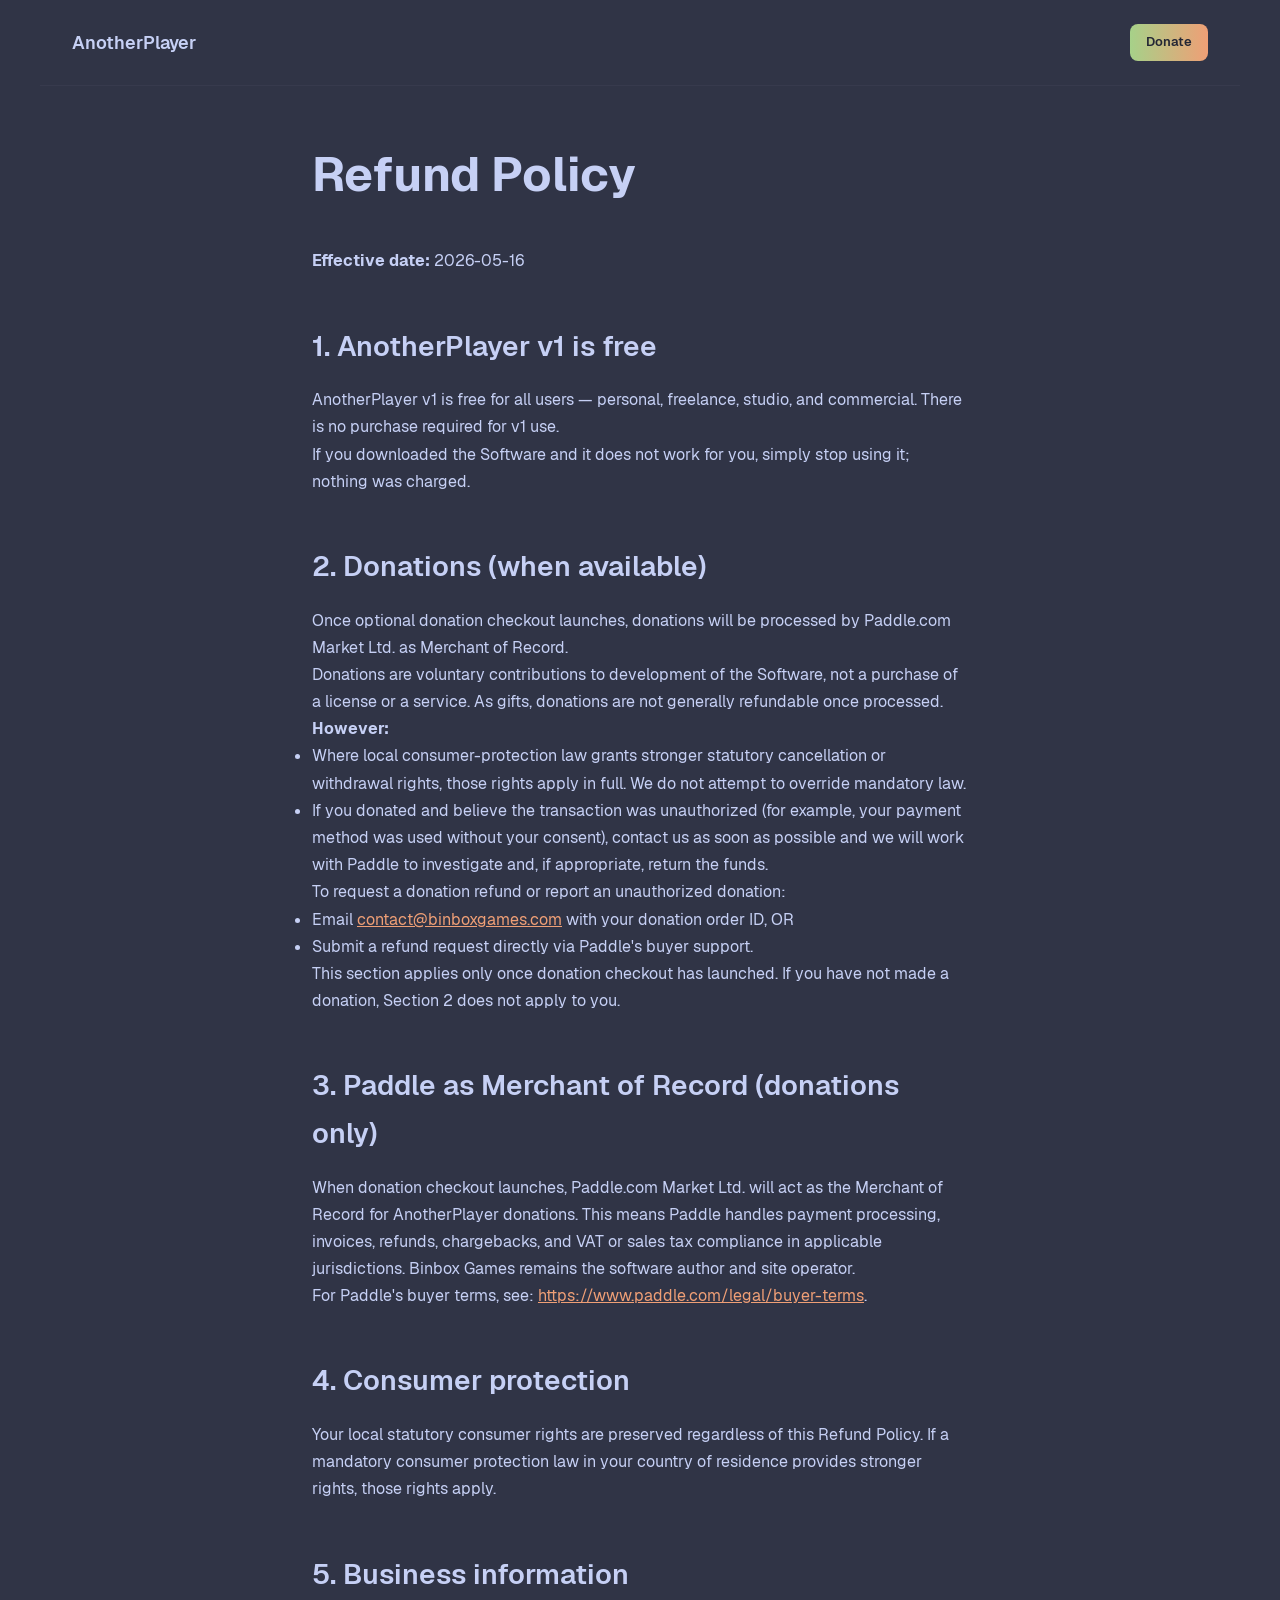
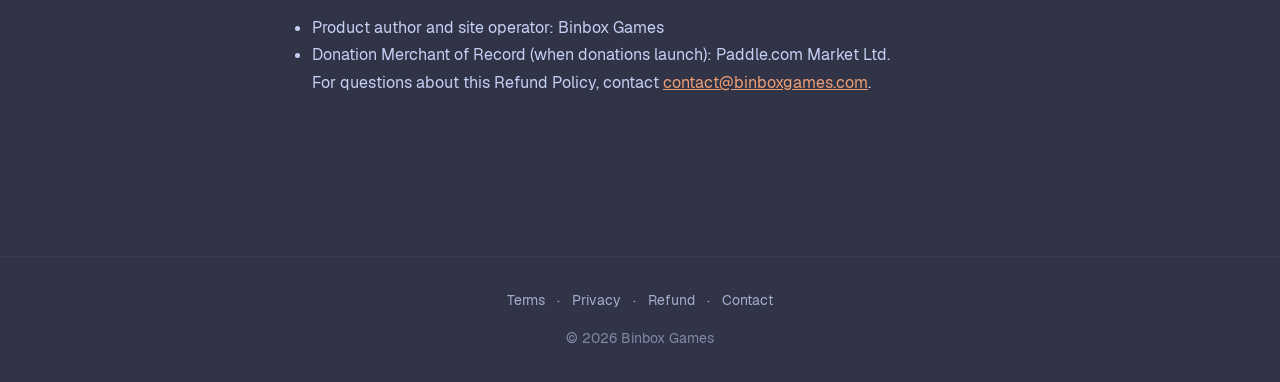
<file: refund/index.html>
<!DOCTYPE html>
<html lang="en">
<head>
<meta charset="UTF-8">
<meta name="viewport" content="width=device-width, initial-scale=1">
<title>Refund Policy — AnotherPlayer</title>
<meta name="description" content="AnotherPlayer — Pro audio player and sample browser. Built for professionals.">
<meta name="theme-color" content="#303446">
<meta name="color-scheme" content="dark">
<link rel="icon" type="image/png" sizes="32x32" href="/favicon.png">
<link rel="apple-touch-icon" href="/apple-touch-icon.png">
<link rel="manifest" href="/site.webmanifest">
<link rel="canonical" href="https://anotherplayer.com/refund/">
<link rel="stylesheet" href="/style.css?v=cf0bbc76">
<!-- developed by external observation only, no decompilation -->
</head>
<body class="page page-refund">
<nav class="nav">
  <a class="nav-brand" href="/">AnotherPlayer</a>
  <a class="nav-pricing" href="/pricing/#support-development">Donate</a>
</nav>
<main class="page-content">
<h1>Refund Policy</h1>
<p><strong>Effective date:</strong> 2026-05-16</p>
<h2 id="1-anotherplayer-v1-is-free">1. AnotherPlayer v1 is free</h2>
<p>AnotherPlayer v1 is free for all users — personal, freelance, studio, and commercial. There is no purchase required for v1 use.</p>
<p>If you downloaded the Software and it does not work for you, simply stop using it; nothing was charged.</p>
<h2 id="2-donations-when-available">2. Donations (when available)</h2>
<p>Once optional donation checkout launches, donations will be processed by Paddle.com Market Ltd. as Merchant of Record.</p>
<p>Donations are voluntary contributions to development of the Software, not a purchase of a license or a service. As gifts, donations are not generally refundable once processed. <strong>However:</strong></p>
<ul>
<li>Where local consumer-protection law grants stronger statutory cancellation or withdrawal rights, those rights apply in full. We do not attempt to override mandatory law.</li>
<li>If you donated and believe the transaction was unauthorized (for example, your payment method was used without your consent), contact us as soon as possible and we will work with Paddle to investigate and, if appropriate, return the funds.</li>
</ul>
<p>To request a donation refund or report an unauthorized donation:</p>
<ul>
<li>Email <a href="&#109;&#97;&#105;&#108;&#116;&#111;&#58;&#99;&#111;&#110;&#116;&#97;&#99;&#116;&#64;&#98;&#105;&#110;&#98;&#111;&#120;&#103;&#97;&#109;&#101;&#115;&#46;&#99;&#111;&#109;">&#99;&#111;&#110;&#116;&#97;&#99;&#116;&#64;&#98;&#105;&#110;&#98;&#111;&#120;&#103;&#97;&#109;&#101;&#115;&#46;&#99;&#111;&#109;</a> with your donation order ID, OR</li>
<li>Submit a refund request directly via Paddle's buyer support.</li>
</ul>
<p>This section applies only once donation checkout has launched. If you have not made a donation, Section 2 does not apply to you.</p>
<h2 id="3-paddle-as-merchant-of-record-donations-only">3. Paddle as Merchant of Record (donations only)</h2>
<p>When donation checkout launches, Paddle.com Market Ltd. will act as the Merchant of Record for AnotherPlayer donations. This means Paddle handles payment processing, invoices, refunds, chargebacks, and VAT or sales tax compliance in applicable jurisdictions. Binbox Games remains the software author and site operator.</p>
<p>For Paddle's buyer terms, see: <a href="https://www.paddle.com/legal/buyer-terms">https://www.paddle.com/legal/buyer-terms</a>.</p>
<h2 id="4-consumer-protection">4. Consumer protection</h2>
<p>Your local statutory consumer rights are preserved regardless of this Refund Policy. If a mandatory consumer protection law in your country of residence provides stronger rights, those rights apply.</p>
<h2 id="5-business-information">5. Business information</h2>
<ul>
<li>Product author and site operator: Binbox Games</li>
<li>Donation Merchant of Record (when donations launch): Paddle.com Market Ltd.</li>
</ul>
<p>For questions about this Refund Policy, contact <a href="&#109;&#97;&#105;&#108;&#116;&#111;&#58;&#99;&#111;&#110;&#116;&#97;&#99;&#116;&#64;&#98;&#105;&#110;&#98;&#111;&#120;&#103;&#97;&#109;&#101;&#115;&#46;&#99;&#111;&#109;">&#99;&#111;&#110;&#116;&#97;&#99;&#116;&#64;&#98;&#105;&#110;&#98;&#111;&#120;&#103;&#97;&#109;&#101;&#115;&#46;&#99;&#111;&#109;</a>.</p>
</main>
<footer class="footer">
  <a href="/terms/">Terms</a>
  <span class="dot">·</span>
  <a href="/privacy/">Privacy</a>
  <span class="dot">·</span>
  <a href="/refund/">Refund</a>
  <span class="dot">·</span>
  <a href="mailto:contact@binboxgames.com">Contact</a>
  <div class="copyright">© 2026 Binbox Games</div>
</footer>

<script src="/script.js?v=bb6cdfcb"></script>
</body>
</html>
</file>
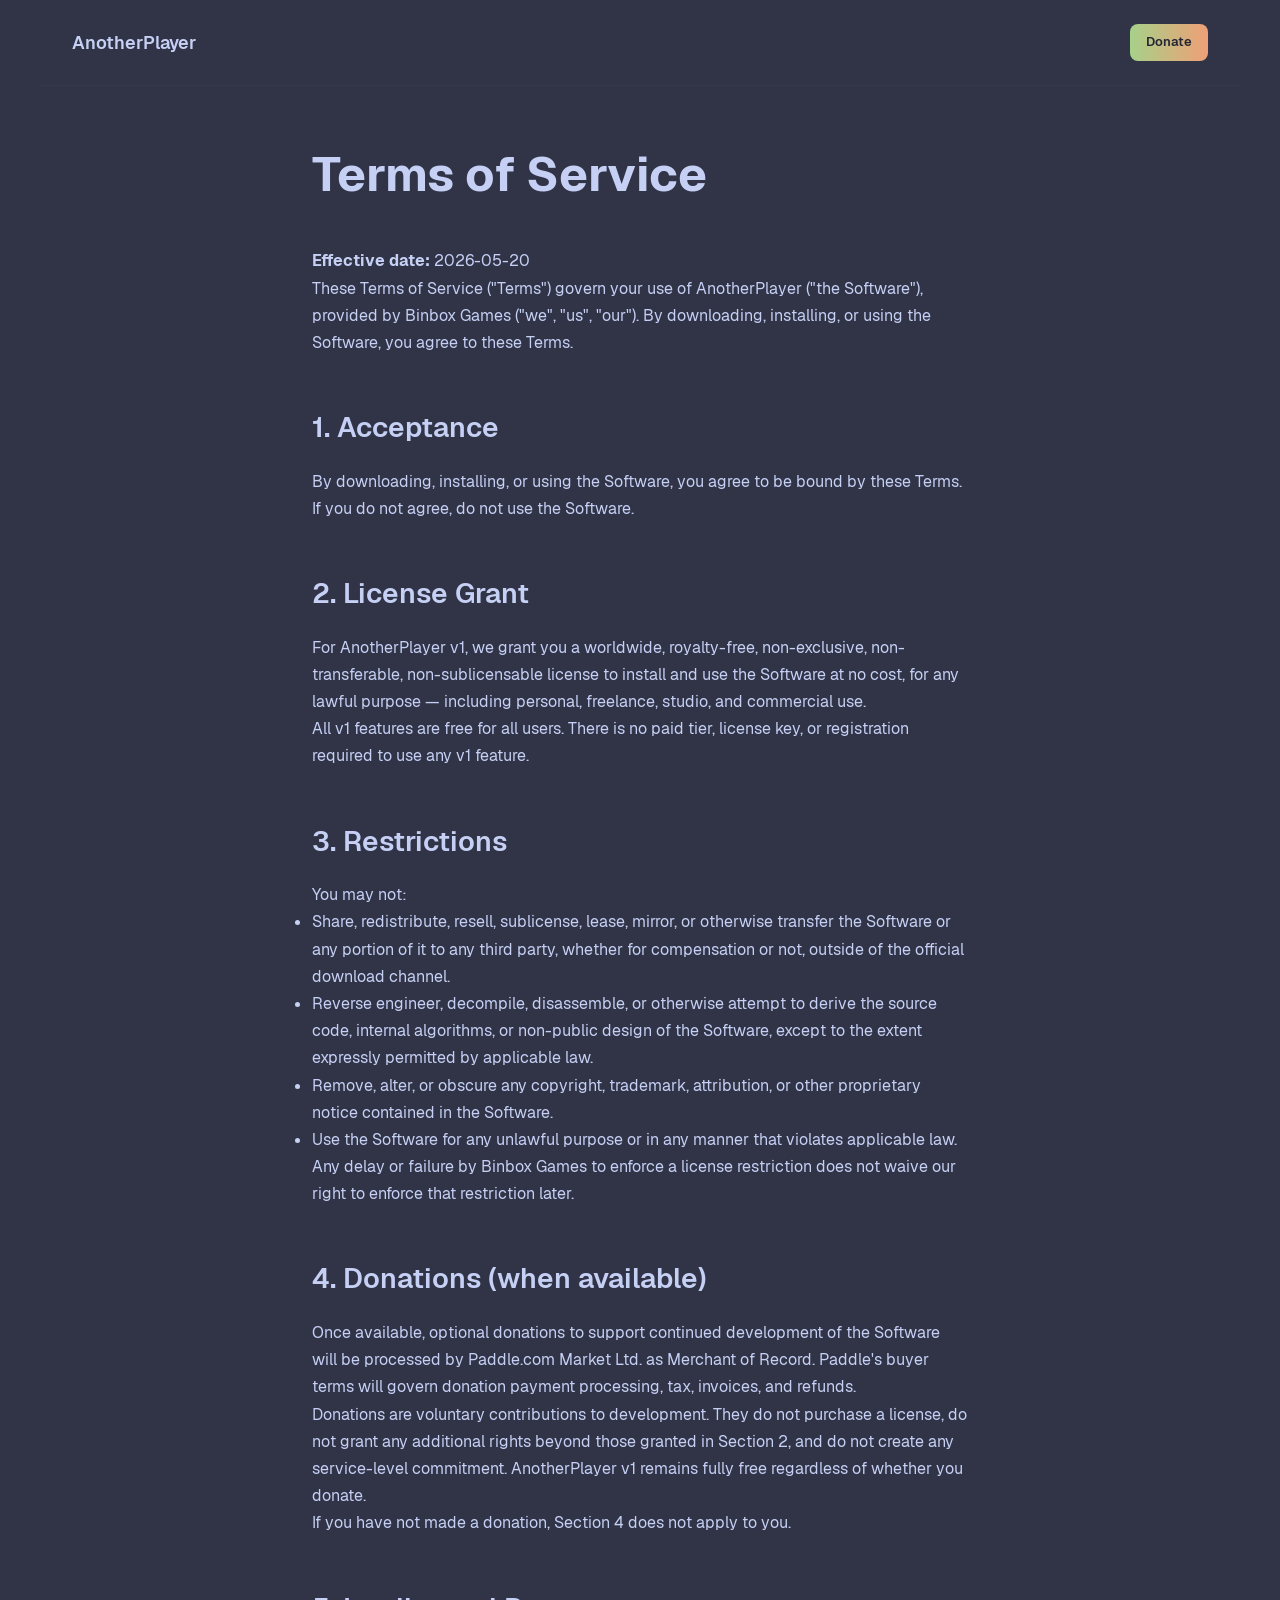
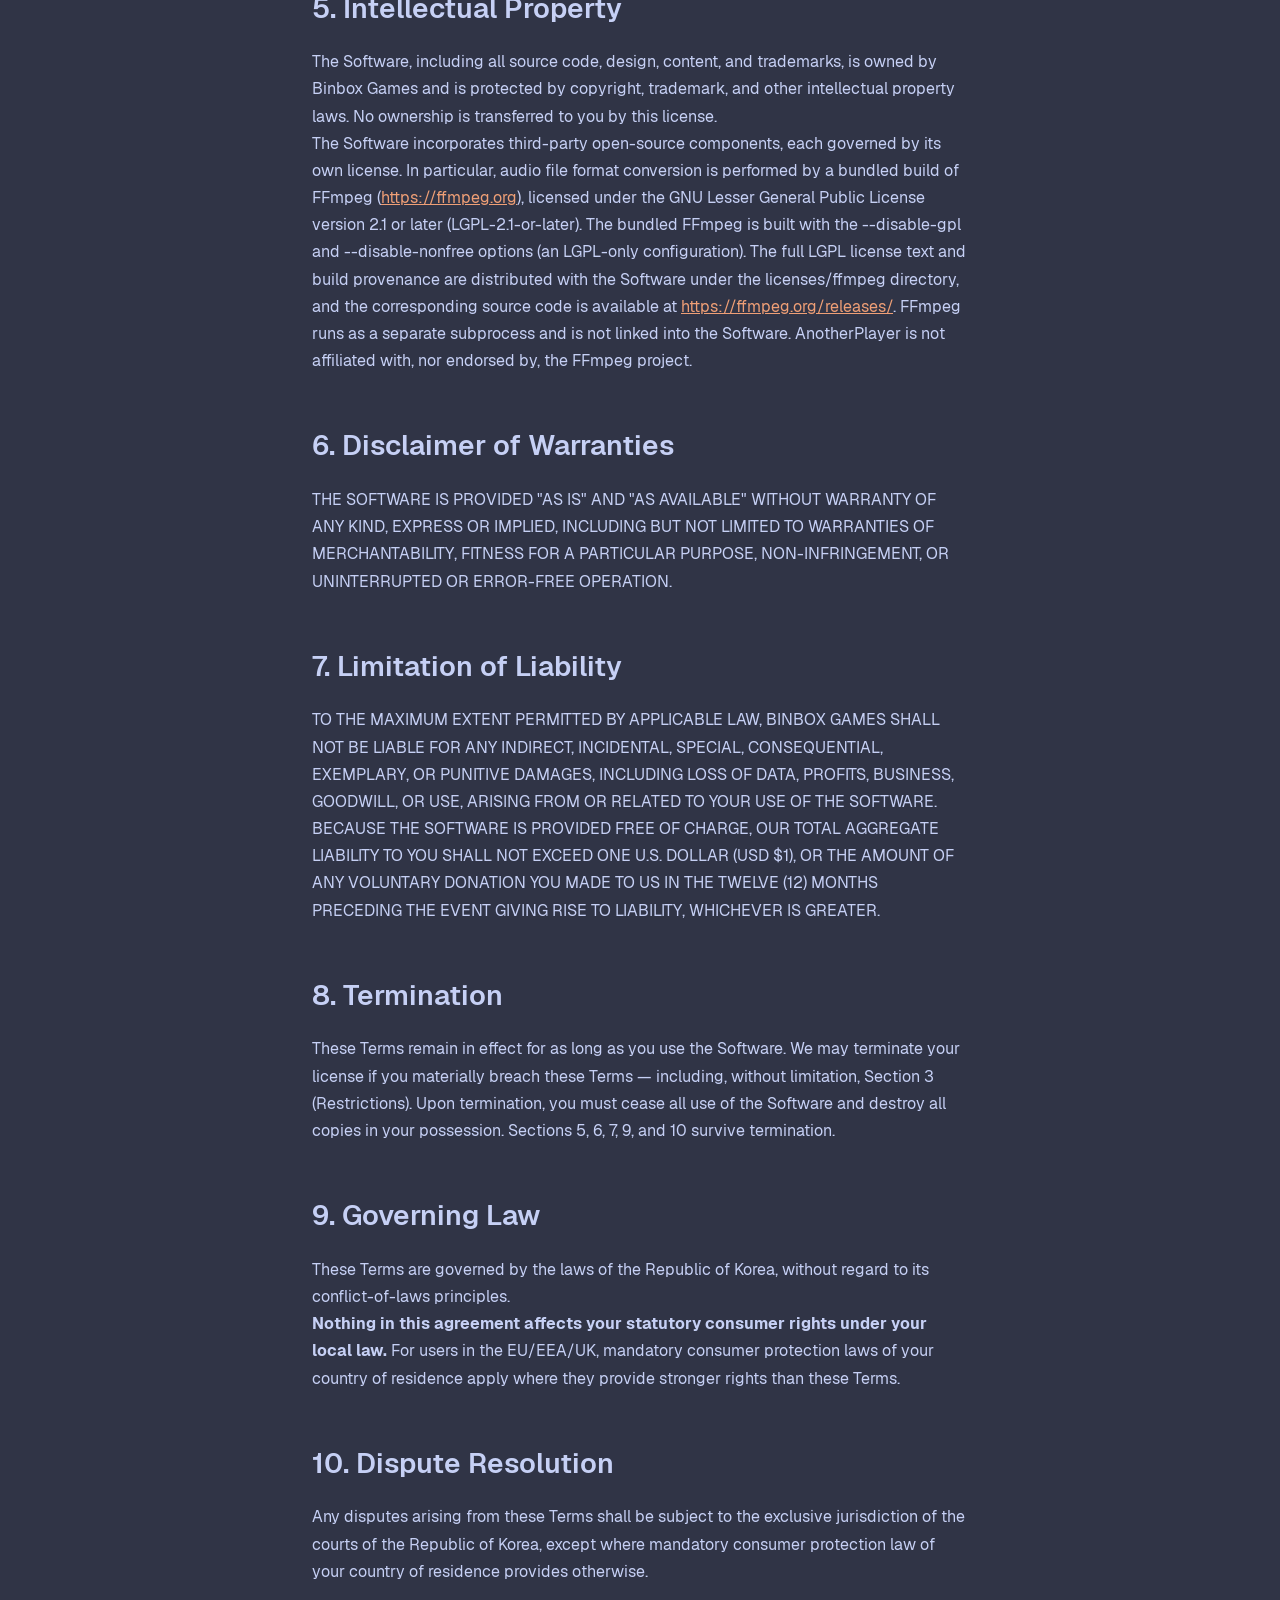
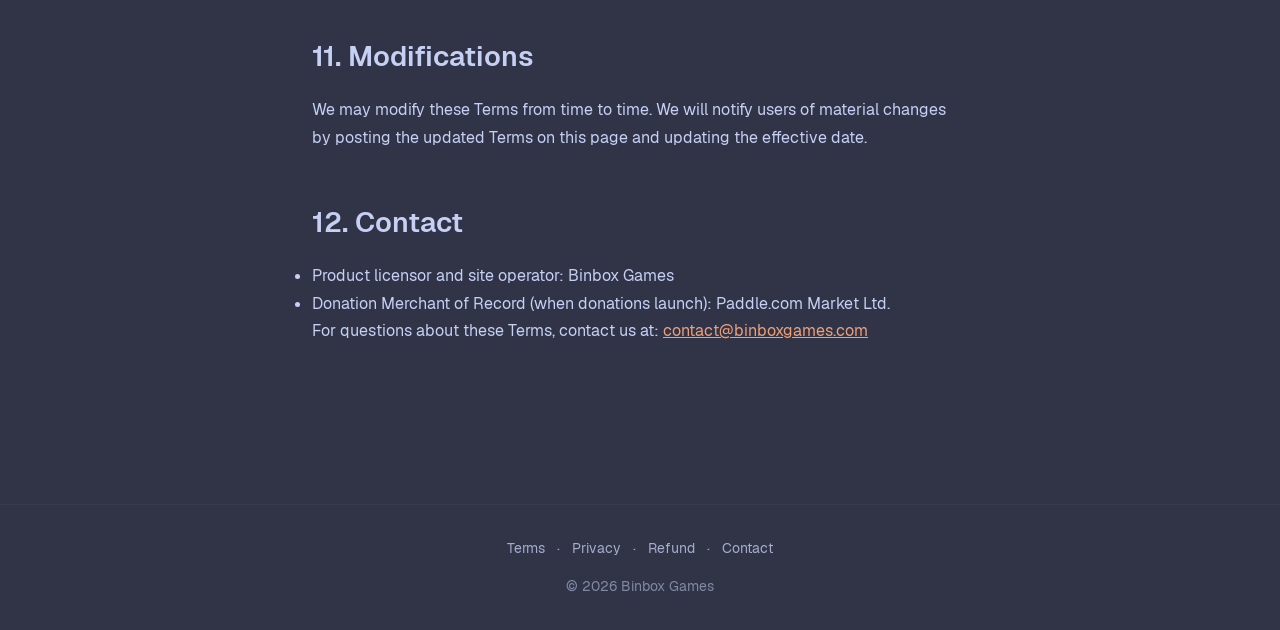
<file: terms/index.html>
<!DOCTYPE html>
<html lang="en">
<head>
<meta charset="UTF-8">
<meta name="viewport" content="width=device-width, initial-scale=1">
<title>Terms of Service — AnotherPlayer</title>
<meta name="description" content="AnotherPlayer — Pro audio player and sample browser. Built for professionals.">
<meta name="theme-color" content="#303446">
<meta name="color-scheme" content="dark">
<link rel="icon" type="image/png" sizes="32x32" href="/favicon.png">
<link rel="apple-touch-icon" href="/apple-touch-icon.png">
<link rel="manifest" href="/site.webmanifest">
<link rel="canonical" href="https://anotherplayer.com/terms/">
<link rel="stylesheet" href="/style.css?v=cf0bbc76">
<!-- developed by external observation only, no decompilation -->
</head>
<body class="page page-terms">
<nav class="nav">
  <a class="nav-brand" href="/">AnotherPlayer</a>
  <a class="nav-pricing" href="/pricing/#support-development">Donate</a>
</nav>
<main class="page-content">
<h1>Terms of Service</h1>
<p><strong>Effective date:</strong> 2026-05-20</p>
<p>These Terms of Service ("Terms") govern your use of AnotherPlayer ("the Software"), provided by Binbox Games ("we", "us", "our"). By downloading, installing, or using the Software, you agree to these Terms.</p>
<h2 id="1-acceptance">1. Acceptance</h2>
<p>By downloading, installing, or using the Software, you agree to be bound by these Terms. If you do not agree, do not use the Software.</p>
<h2 id="2-license-grant">2. License Grant</h2>
<p>For AnotherPlayer v1, we grant you a worldwide, royalty-free, non-exclusive, non-transferable, non-sublicensable license to install and use the Software at no cost, for any lawful purpose — including personal, freelance, studio, and commercial use.</p>
<p>All v1 features are free for all users. There is no paid tier, license key, or registration required to use any v1 feature.</p>
<h2 id="3-restrictions">3. Restrictions</h2>
<p>You may not:</p>
<ul>
<li>Share, redistribute, resell, sublicense, lease, mirror, or otherwise transfer the Software or any portion of it to any third party, whether for compensation or not, outside of the official download channel.</li>
<li>Reverse engineer, decompile, disassemble, or otherwise attempt to derive the source code, internal algorithms, or non-public design of the Software, except to the extent expressly permitted by applicable law.</li>
<li>Remove, alter, or obscure any copyright, trademark, attribution, or other proprietary notice contained in the Software.</li>
<li>Use the Software for any unlawful purpose or in any manner that violates applicable law.</li>
</ul>
<p>Any delay or failure by Binbox Games to enforce a license restriction does not waive our right to enforce that restriction later.</p>
<h2 id="4-donations-when-available">4. Donations (when available)</h2>
<p>Once available, optional donations to support continued development of the Software will be processed by Paddle.com Market Ltd. as Merchant of Record. Paddle's buyer terms will govern donation payment processing, tax, invoices, and refunds.</p>
<p>Donations are voluntary contributions to development. They do not purchase a license, do not grant any additional rights beyond those granted in Section 2, and do not create any service-level commitment. AnotherPlayer v1 remains fully free regardless of whether you donate.</p>
<p>If you have not made a donation, Section 4 does not apply to you.</p>
<h2 id="5-intellectual-property">5. Intellectual Property</h2>
<p>The Software, including all source code, design, content, and trademarks, is owned by Binbox Games and is protected by copyright, trademark, and other intellectual property laws. No ownership is transferred to you by this license.</p>
<p>The Software incorporates third-party open-source components, each governed by its own license. In particular, audio file format conversion is performed by a bundled build of FFmpeg (<a href="https://ffmpeg.org">https://ffmpeg.org</a>), licensed under the GNU Lesser General Public License version 2.1 or later (LGPL-2.1-or-later). The bundled FFmpeg is built with the --disable-gpl and --disable-nonfree options (an LGPL-only configuration). The full LGPL license text and build provenance are distributed with the Software under the licenses/ffmpeg directory, and the corresponding source code is available at <a href="https://ffmpeg.org/releases/">https://ffmpeg.org/releases/</a>. FFmpeg runs as a separate subprocess and is not linked into the Software. AnotherPlayer is not affiliated with, nor endorsed by, the FFmpeg project.</p>
<h2 id="6-disclaimer-of-warranties">6. Disclaimer of Warranties</h2>
<p>THE SOFTWARE IS PROVIDED "AS IS" AND "AS AVAILABLE" WITHOUT WARRANTY OF ANY KIND, EXPRESS OR IMPLIED, INCLUDING BUT NOT LIMITED TO WARRANTIES OF MERCHANTABILITY, FITNESS FOR A PARTICULAR PURPOSE, NON-INFRINGEMENT, OR UNINTERRUPTED OR ERROR-FREE OPERATION.</p>
<h2 id="7-limitation-of-liability">7. Limitation of Liability</h2>
<p>TO THE MAXIMUM EXTENT PERMITTED BY APPLICABLE LAW, BINBOX GAMES SHALL NOT BE LIABLE FOR ANY INDIRECT, INCIDENTAL, SPECIAL, CONSEQUENTIAL, EXEMPLARY, OR PUNITIVE DAMAGES, INCLUDING LOSS OF DATA, PROFITS, BUSINESS, GOODWILL, OR USE, ARISING FROM OR RELATED TO YOUR USE OF THE SOFTWARE. BECAUSE THE SOFTWARE IS PROVIDED FREE OF CHARGE, OUR TOTAL AGGREGATE LIABILITY TO YOU SHALL NOT EXCEED ONE U.S. DOLLAR (USD $1), OR THE AMOUNT OF ANY VOLUNTARY DONATION YOU MADE TO US IN THE TWELVE (12) MONTHS PRECEDING THE EVENT GIVING RISE TO LIABILITY, WHICHEVER IS GREATER.</p>
<h2 id="8-termination">8. Termination</h2>
<p>These Terms remain in effect for as long as you use the Software. We may terminate your license if you materially breach these Terms — including, without limitation, Section 3 (Restrictions). Upon termination, you must cease all use of the Software and destroy all copies in your possession. Sections 5, 6, 7, 9, and 10 survive termination.</p>
<h2 id="9-governing-law">9. Governing Law</h2>
<p>These Terms are governed by the laws of the Republic of Korea, without regard to its conflict-of-laws principles.</p>
<p><strong>Nothing in this agreement affects your statutory consumer rights under your local law.</strong> For users in the EU/EEA/UK, mandatory consumer protection laws of your country of residence apply where they provide stronger rights than these Terms.</p>
<h2 id="10-dispute-resolution">10. Dispute Resolution</h2>
<p>Any disputes arising from these Terms shall be subject to the exclusive jurisdiction of the courts of the Republic of Korea, except where mandatory consumer protection law of your country of residence provides otherwise.</p>
<h2 id="11-modifications">11. Modifications</h2>
<p>We may modify these Terms from time to time. We will notify users of material changes by posting the updated Terms on this page and updating the effective date.</p>
<h2 id="12-contact">12. Contact</h2>
<ul>
<li>Product licensor and site operator: Binbox Games</li>
<li>Donation Merchant of Record (when donations launch): Paddle.com Market Ltd.</li>
</ul>
<p>For questions about these Terms, contact us at: <a href="&#109;&#97;&#105;&#108;&#116;&#111;&#58;&#99;&#111;&#110;&#116;&#97;&#99;&#116;&#64;&#98;&#105;&#110;&#98;&#111;&#120;&#103;&#97;&#109;&#101;&#115;&#46;&#99;&#111;&#109;">&#99;&#111;&#110;&#116;&#97;&#99;&#116;&#64;&#98;&#105;&#110;&#98;&#111;&#120;&#103;&#97;&#109;&#101;&#115;&#46;&#99;&#111;&#109;</a></p>
</main>
<footer class="footer">
  <a href="/terms/">Terms</a>
  <span class="dot">·</span>
  <a href="/privacy/">Privacy</a>
  <span class="dot">·</span>
  <a href="/refund/">Refund</a>
  <span class="dot">·</span>
  <a href="mailto:contact@binboxgames.com">Contact</a>
  <div class="copyright">© 2026 Binbox Games</div>
</footer>

<script src="/script.js?v=bb6cdfcb"></script>
</body>
</html>
</file>
<file: style.css>
/* AnotherPlayer landing — vanilla CSS, framework 0
   developed by external observation only, no decompilation. */

/* ---------- Color tokens (palette 외부 라벨 X) ---------- */
:root {
  --bg-base: #303446;
  --bg-elevated: #292c3c;
  --text-primary: #c6d0f5;
  --text-subtle: #a5adce;
  --text-faint: #838ba7;
  --accent-grad-start: #a6d189;
  --accent-grad-end: #ef9f76;
  --accent-hover: #ef9f76;
  --border-subtle: rgba(65, 69, 89, 0.4);
  --grid-dot: rgba(198, 208, 245, 0.06);
  --cta-text-on-grad: #232634;

  /* 8px grid spacing */
  --sp-1: 8px;
  --sp-2: 16px;
  --sp-3: 24px;
  --sp-4: 32px;
  --sp-5: 48px;
  --sp-6: 64px;
  --sp-7: 96px;
  --sp-8: 128px;
  --sp-9: 192px;
}

/* ---------- Geist Sans self-host (static 4 weight, SIL OFL) ---------- */
@font-face {
  font-family: 'Geist';
  font-style: normal;
  font-weight: 400;
  font-display: swap;
  src: url('fonts/geist-400.woff2') format('woff2');
}
@font-face {
  font-family: 'Geist';
  font-style: normal;
  font-weight: 500;
  font-display: swap;
  src: url('fonts/geist-500.woff2') format('woff2');
}
@font-face {
  font-family: 'Geist';
  font-style: normal;
  font-weight: 600;
  font-display: swap;
  src: url('fonts/geist-600.woff2') format('woff2');
}
@font-face {
  font-family: 'Geist';
  font-style: normal;
  font-weight: 700;
  font-display: swap;
  src: url('fonts/geist-700.woff2') format('woff2');
}

/* ---------- Reset + base ---------- */
*,
*::before,
*::after {
  box-sizing: border-box;
  margin: 0;
  padding: 0;
}

html {
  -webkit-text-size-adjust: 100%;
  -webkit-font-smoothing: antialiased;
  -moz-osx-font-smoothing: grayscale;
}

body {
  font-family: 'Geist', system-ui, -apple-system, sans-serif;
  font-weight: 400;
  font-size: 16px;
  line-height: 1.6;
  color: var(--text-primary);
  background-color: var(--bg-base);
  background-image: radial-gradient(circle, var(--grid-dot) 1px, transparent 1px);
  background-size: 24px 24px;
  min-height: 100vh;
}

a {
  color: inherit;
  text-decoration: none;
  transition: color 200ms ease;
}

a:hover {
  color: var(--accent-hover);
}

a:focus-visible {
  outline: 2px solid var(--accent-grad-start);
  outline-offset: 4px;
  border-radius: 4px;
}

/* ---------- Nav ---------- */
.nav {
  display: flex;
  justify-content: space-between;
  align-items: center;
  /* width: 100% 로 cross-size 를 확정 — .page 의 flex-column 컨텍스트에서
     auto margin 이 stretch 를 억제해 nav 가 content 폭으로 쪼그라드는 것을 차단.
     block 컨텍스트(랜딩)에서는 기존 동작과 동일. */
  width: 100%;
  max-width: 1200px;
  margin: 0 auto;
  padding: var(--sp-3) var(--sp-4);
}

.nav-brand {
  font-size: 18px;
  font-weight: 600;
  letter-spacing: 0;
  color: var(--text-primary);
  text-decoration: none;
  line-height: 1.2;
}

/* Nav Pricing CTA — primary marketing entry point.
   Download CTA 와 동일한 Evergreen → Peach gradient + dark text 로 강조. */
.nav-pricing {
  font-size: 13px;
  font-weight: 600;
  color: var(--cta-text-on-grad);
  padding: 8px 16px;
  background: linear-gradient(to right, var(--accent-grad-start), var(--accent-grad-end));
  border-radius: 8px;
  transition: filter 200ms ease, transform 200ms ease, box-shadow 200ms ease;
  white-space: nowrap;
  text-decoration: none;
}

.nav-pricing:hover {
  filter: brightness(1.05);
  transform: translateY(-1px);
  box-shadow: 0 4px 12px rgba(239, 159, 118, 0.25);
}

.nav-pricing:focus-visible {
  outline: 2px solid var(--accent-grad-end);
  outline-offset: 4px;
}

@media (max-width: 600px) {
  .nav-pricing {
    font-size: 12px;
    padding: 6px 12px;
  }
}

/* ---------- Layout main ---------- */
main {
  width: 100%;
  max-width: 800px;
  margin: 0 auto;
  padding: 0 var(--sp-4);
}

/* ---------- Hero ---------- */
.hero {
  text-align: center;
  padding: var(--sp-6) 0 var(--sp-7);
}

.eyebrow {
  font-size: 13px;
  font-weight: 500;
  letter-spacing: 0.04em;
  text-transform: uppercase;
  color: var(--text-subtle);
  margin-bottom: var(--sp-3);
}

.toggle {
  font-size: 14px;
  font-weight: 400;
  color: var(--text-subtle);
  line-height: 1;
  margin-top: var(--sp-3);
  text-align: center;
}

.toggle-link {
  color: var(--text-subtle);
  text-decoration: none;
  cursor: pointer;
  transition: color 120ms ease;
}

.toggle-link:hover,
.toggle-link.active {
  color: var(--accent-hover);
}

.toggle-dot {
  margin: 0 var(--sp-1);
  color: var(--text-subtle);
  opacity: 0.6;
}

/* ---------- Pricing cards (M-4b /pricing 카드 비교 layout) ---------- */
.pricing-grid {
  display: grid;
  grid-template-columns: repeat(auto-fit, minmax(280px, 1fr));
  gap: var(--sp-4);
  margin: var(--sp-6) 0;
  max-width: 720px;
  width: 100%;
}

.pricing-card {
  min-width: 0;
  background: var(--bg-elevated);
  border: 1px solid var(--border-subtle);
  border-radius: 16px;
  padding: var(--sp-5);
  display: flex;
  flex-direction: column;
  gap: var(--sp-3);
}

.pricing-card-featured {
  border: 1px solid transparent;
  background:
    linear-gradient(var(--bg-elevated), var(--bg-elevated)) padding-box,
    linear-gradient(to right, var(--accent-grad-start), var(--accent-grad-end)) border-box;
  box-shadow: 0 8px 24px rgba(239, 159, 118, 0.12);
}

.page-content h2.pricing-name {
  font-size: 24px;
  font-weight: 600;
  color: var(--text-primary);
  margin: 0;
}

.pricing-tagline {
  font-size: 14px;
  color: var(--text-subtle);
  margin: 0;
}

.pricing-price {
  font-size: 40px;
  font-weight: 700;
  color: var(--text-primary);
  margin: var(--sp-1) 0;
  line-height: 1;
}

.pricing-price .unit {
  font-size: 14px;
  font-weight: 400;
  color: var(--text-subtle);
  margin-left: var(--sp-1);
  vertical-align: super;
}

/* Specificity bump — .page-content a (0,2,0) override 회피, dark text 유지 */
.page-content a.pricing-cta {
  display: inline-block;
  padding: var(--sp-2) var(--sp-4);
  border-radius: 8px;
  text-align: center;
  text-decoration: none;
  font-weight: 600;
  font-size: 14px;
  transition: filter 200ms ease, transform 200ms ease, box-shadow 200ms ease;
  cursor: pointer;
}

.page-content a.pricing-cta-primary {
  background: linear-gradient(to right, var(--accent-grad-start), var(--accent-grad-end));
  color: var(--cta-text-on-grad);
}

.page-content a.pricing-cta-primary:hover {
  filter: brightness(1.05);
  transform: translateY(-1px);
  box-shadow: 0 4px 12px rgba(239, 159, 118, 0.25);
  color: var(--cta-text-on-grad);
}

.page-content a.pricing-cta-secondary {
  background: var(--bg-base);
  color: var(--text-primary);
  border: 1px solid var(--border-subtle);
}

.page-content a.pricing-cta-secondary .cta-arrow {
  margin-right: var(--sp-1);
  color: var(--accent-hover);
  font-weight: 700;
}

.page-content a.pricing-cta-secondary:hover {
  background: var(--bg-elevated);
  border-color: var(--accent-grad-end);
  color: var(--accent-hover);
  transform: translateY(-1px);
  box-shadow: 0 4px 12px rgba(0, 0, 0, 0.2);
}

/* Pricing OS toggle — .page-content a override 차단 (default text-subtle, hover/active Peach) */
.page-content a.toggle-link {
  color: var(--text-subtle);
  text-decoration: none;
  cursor: pointer;
  transition: color 120ms ease;
}

.page-content a.toggle-link:hover,
.page-content a.toggle-link.active {
  color: var(--accent-hover);
}

.pricing-features {
  list-style: none;
  padding: 0;
  margin: 0;
  display: flex;
  flex-direction: column;
  gap: var(--sp-1);
}

.pricing-features li {
  font-size: 14px;
  color: var(--text-subtle);
  padding-left: var(--sp-3);
  position: relative;
}

.pricing-features li::before {
  content: "✓";
  position: absolute;
  left: 0;
  color: var(--accent-hover);
  font-weight: 600;
}

.pricing-os-toggle {
  font-size: 13px;
  font-weight: 400;
  color: var(--text-subtle);
  line-height: 1;
  margin: var(--sp-1) 0 0;
  text-align: center;
}

.hero-title {
  font-size: clamp(40px, 8vw, 72px);
  font-weight: 700;
  line-height: 1.1;
  letter-spacing: -0.02em;
  color: var(--text-primary);
  margin-bottom: var(--sp-4);
}

.hero-subhead {
  font-size: clamp(18px, 2.5vw, 20px);
  font-weight: 400;
  line-height: 1.5;
  color: var(--text-subtle);
  margin-bottom: var(--sp-5);
}

/* ---------- CTA gradient button ---------- */
.cta {
  display: inline-flex;
  align-items: center;
  gap: var(--sp-1);
  justify-content: center;
  max-width: 100%;
  padding: var(--sp-2) var(--sp-4);
  font-size: 18px;
  font-weight: 500;
  color: var(--cta-text-on-grad);
  background: linear-gradient(
    90deg,
    var(--accent-grad-start) 0%,
    var(--accent-grad-end) 100%
  );
  border-radius: 12px;
  transition: transform 200ms ease, filter 200ms ease, box-shadow 200ms ease;
  margin-bottom: var(--sp-3);
  box-shadow: 0 4px 12px rgba(0, 0, 0, 0.18);
}

.cta:hover {
  transform: translateY(-2px);
  filter: brightness(1.06);
  color: var(--cta-text-on-grad);
  box-shadow: 0 6px 18px rgba(0, 0, 0, 0.24);
}

.cta:focus-visible {
  outline: 2px solid var(--accent-grad-end);
  outline-offset: 4px;
}

.cta-arrow {
  font-size: 16px;
  font-weight: 700;
}

/* ---------- Divider ---------- */
.divider {
  border: 0;
  border-top: 1px solid var(--border-subtle);
  margin: var(--sp-7) auto;
  max-width: 200px;
}

/* ---------- Features ---------- */
.features {
  text-align: center;
  padding: 0 0 var(--sp-7);
}

.features h2 {
  font-size: clamp(32px, 5vw, 48px);
  font-weight: 600;
  line-height: 1.2;
  letter-spacing: -0.01em;
  color: var(--text-primary);
  margin-bottom: var(--sp-6);
}

.features h2:last-child {
  margin-bottom: 0;
}

/* ---------- Screenshots showcase ---------- */
.shots {
  width: 100%;
  max-width: 1080px;
  margin: 0 auto;
  padding: var(--sp-2) var(--sp-4) var(--sp-7);
  display: flex;
  flex-direction: column;
  gap: var(--sp-8);
}

.shot {
  margin: 0;
  text-align: center;
}

.shot-title {
  font-size: clamp(28px, 4vw, 40px);
  font-weight: 600;
  line-height: 1.2;
  letter-spacing: -0.01em;
  color: var(--text-primary);
  margin-bottom: var(--sp-3);
}

.shot-frame {
  border: 1px solid var(--border-subtle);
  border-radius: 14px;
  overflow: hidden;
  background: var(--bg-elevated);
  box-shadow: 0 12px 40px rgba(0, 0, 0, 0.35);
  transition: transform 220ms ease, box-shadow 220ms ease;
}

.shot-frame:hover {
  transform: translateY(-3px);
  box-shadow: 0 18px 52px rgba(0, 0, 0, 0.42);
}

.shot-frame img {
  display: block;
  width: 100%;
  height: auto;
}

/* 미니 플레이어 — 다른 스샷과 달리 창 자체가 주인공이라 프레임 크롬을 벗긴다.
   ① 폭: 자산은 500px (Retina 2x) 이므로 250 CSS px 가 픽셀 정합. 다른 샷처럼 width:100% 로
      1080px 까지 늘리면 2배 이상 업스케일돼 뭉개지고, 무엇보다 "작다" 는 메시지가 정반대가 된다.
   ② 그림자: 이미지가 둥근 모서리를 알파로 갖고 있어 box-shadow 는 사각형으로 삐져나온다.
      filter: drop-shadow 는 알파 윤곽을 따라가므로 창 모양 그대로 그림자가 진다. */
.shot-frame-mini {
  border: none;
  background: none;
  box-shadow: none;
  overflow: visible;
  width: 250px;
  max-width: 100%;
  margin: 0 auto;
}

.shot-frame-mini:hover {
  box-shadow: none;
}

.shot-frame-mini img {
  filter: drop-shadow(0 12px 32px rgba(0, 0, 0, 0.45));
}

.shot figcaption {
  font-size: 16px;
  line-height: 1.6;
  color: var(--text-subtle);
  max-width: 620px;
  margin: var(--sp-3) auto 0;
}

/* Split layout — portrait menu beside its caption (frame spans both text rows) */
.shot-split {
  display: grid;
  grid-template-columns: minmax(0, 340px) 1fr;
  grid-template-areas:
    "frame title"
    "frame caption";
  align-items: center;
  gap: var(--sp-2) var(--sp-6);
  text-align: left;
}

.shot-split .shot-title {
  grid-area: title;
  margin-bottom: 0;
}

.shot-split .shot-frame {
  grid-area: frame;
}

.shot-split figcaption {
  grid-area: caption;
  margin: var(--sp-2) 0 0;
  max-width: none;
}

@media (max-width: 760px) {
  .shots {
    gap: var(--sp-7);
    padding-bottom: var(--sp-6);
  }
  .shot-split {
    grid-template-columns: 1fr;
    grid-template-areas:
      "title"
      "frame"
      "caption";
    justify-items: center;
    text-align: center;
    gap: var(--sp-3);
  }
  .shot-split .shot-frame {
    max-width: 320px;
  }
  .shot-split figcaption {
    max-width: 520px;
    margin-left: auto;
    margin-right: auto;
  }
}

@media (max-width: 600px) {
  .shots {
    padding-left: var(--sp-3);
    padding-right: var(--sp-3);
  }
  .shot-title {
    font-size: 24px;
  }
  .shot figcaption {
    font-size: 15px;
  }
}

/* ---------- Footer ---------- */
footer {
  border-top: 1px solid var(--border-subtle);
  padding: var(--sp-4) var(--sp-4);
  text-align: center;
  font-size: 13px;
  color: var(--text-subtle);
  margin-top: var(--sp-7);
}

footer a {
  color: var(--text-subtle);
}

footer a:hover {
  color: var(--accent-hover);
}

/* ---------- A11y: reduced motion ---------- */
@media (prefers-reduced-motion: reduce) {
  *,
  *::before,
  *::after {
    transition-duration: 0.01ms !important;
    animation-duration: 0.01ms !important;
    animation-iteration-count: 1 !important;
  }
}

/* ---------- Mobile responsive ---------- */
@media (max-width: 600px) {
  .nav {
    padding: var(--sp-2) var(--sp-3);
  }
  .hero {
    padding: var(--sp-6) 0 var(--sp-6);
  }
  .hero-title {
    font-size: 34px;
    max-width: 340px;
    margin-left: auto;
    margin-right: auto;
  }
  .hero-subhead {
    font-size: 17px;
    max-width: 320px;
    margin-left: auto;
    margin-right: auto;
  }
  .cta {
    width: min(100%, 320px);
    padding: var(--sp-2) var(--sp-3);
    font-size: 16px;
  }
  main {
    padding: 0 var(--sp-3);
  }
  .features h2 {
    font-size: 28px;
    margin-bottom: var(--sp-5);
  }
  .divider {
    margin: var(--sp-6) auto;
  }
}

/* Single freeware pricing card — center-justified, no 2-column grid. */
.pricing-grid-single {
  grid-template-columns: minmax(0, 420px);
  justify-content: center;
}

/* Donation tiers — live buttons. */
.donate-section {
  margin: var(--sp-5) 0;
  padding: var(--sp-4);
  background: var(--bg-elevated);
  border: 1px solid var(--border-subtle);
  border-radius: 12px;
}
.donate-tier-grid {
  display: grid;
  grid-template-columns: repeat(auto-fit, minmax(80px, 1fr));
  gap: var(--sp-1);
  margin: var(--sp-3) 0;
}
.page-content a.donate-tier {
  display: inline-flex;
  align-items: center;
  justify-content: center;
  padding: var(--sp-2);
  background: var(--bg-base);
  color: var(--text-primary);
  border: 1px solid var(--border-subtle);
  border-radius: 8px;
  text-decoration: none;
  font-weight: 600;
  font-size: 15px;
  transition: filter 200ms ease, transform 200ms ease, color 200ms ease, border-color 200ms ease;
}
.page-content a.donate-tier:hover {
  filter: brightness(1.15);
  transform: translateY(-1px);
  border-color: var(--accent-hover);
}
.donate-note {
  font-size: 12px;
  color: var(--text-faint);
  text-align: center;
  margin: var(--sp-2) 0 0;
}
.donate-custom {
  display: flex;
  gap: var(--sp-2);
  margin: var(--sp-3) 0 0;
}
/* hidden 속성 존중 — Custom 선택 시에만 표시. .donate-custom 의 display:flex 가
   UA 기본 [hidden]{display:none} 을 덮으므로 명시 규칙이 필요하다. */
.donate-custom[hidden] {
  display: none;
}
.donate-custom-input {
  flex: 1 1 auto;
  min-width: 0;
  padding: var(--sp-2);
  background: var(--bg-base);
  color: var(--text-primary);
  border: 1px solid var(--border-subtle);
  border-radius: 8px;
  font-size: 15px;
  font-family: inherit;
}
.donate-custom-input::placeholder {
  color: var(--text-faint);
}
.donate-custom-go {
  flex: 0 0 auto;
  padding: var(--sp-2) var(--sp-4);
  background: var(--bg-base);
  color: var(--text-primary);
  border: 1px solid var(--border-subtle);
  border-radius: 8px;
  font-weight: 600;
  font-size: 15px;
  cursor: pointer;
  transition: filter 200ms ease, border-color 200ms ease;
}
.donate-custom-go:hover {
  filter: brightness(1.15);
  border-color: var(--accent-hover);
}
.donate-custom-go:disabled {
  opacity: 0.55;
  cursor: progress;
}
.donate-custom-input:focus-visible,
.donate-custom-go:focus-visible {
  outline: 2px solid var(--accent-grad-end);
  outline-offset: 4px;
}

/* pricing Free 카드 — 현재 빌드 표시 (작고 옅게). */
.pricing-version {
  font-size: 12px;
  color: var(--text-faint);
  margin: 0;
}
.pricing-tagline strong {
  color: var(--text-primary);
  font-weight: 600;
}

/* M-4b 4 페이지 공통 layout */
.page {
  background: var(--bg-base);
  color: var(--text-primary);
  font-family: "Geist", -apple-system, sans-serif;
  min-height: 100vh;
  display: flex;
  flex-direction: column;
}
/* 생성 페이지는 nav geometry 를 base `.nav` 에서 그대로 상속 —
   여기서는 페이지 고유의 하단 divider 만 추가 (Single Source). */
.page .nav {
  border-bottom: 1px solid var(--border-subtle);
}
.page .nav-brand {
  flex: 0 0 auto;
}
.page-content {
  flex: 1;
  width: 100%;
  max-width: 720px;
  margin: 0 auto;
  padding: var(--sp-5) var(--sp-4) var(--sp-6);
  line-height: 1.7;
}
.page-content h1 {
  font-size: clamp(32px, 5vw, 48px);
  font-weight: 700;
  margin-bottom: var(--sp-4);
}
.page-content h2 {
  font-size: clamp(20px, 3vw, 28px);
  font-weight: 600;
  margin-top: var(--sp-5);
  margin-bottom: var(--sp-2);
}
.page-content a {
  color: var(--accent-hover);
  text-decoration: underline;
}
.page-content table {
  width: 100%;
  border-collapse: collapse;
  margin: var(--sp-2) 0;
}
.page-content th, .page-content td {
  border: 1px solid var(--border-subtle);
  padding: var(--sp-1) 12px;
  text-align: left;
}
.footer {
  padding: var(--sp-4);
  text-align: center;
  font-size: 14px;
  color: var(--text-subtle);
  border-top: 1px solid var(--border-subtle);
}
.footer a {
  color: var(--text-subtle);
  text-decoration: none;
}
.footer a:hover {
  color: var(--accent-hover);
}
.footer .dot {
  margin: 0 var(--sp-1);
}
.footer .copyright {
  margin-top: var(--sp-2);
  opacity: 0.7;
}

@media (max-width: 600px) {
  /* .page .nav 의 모바일 padding 은 base `.nav` @media 규칙이 그대로 커버 */
  .page-content {
    padding: 40px var(--sp-3) var(--sp-6);
  }
  .pricing-grid {
    grid-template-columns: 1fr;
    gap: var(--sp-3);
    margin: var(--sp-5) 0;
  }
  .pricing-card {
    padding: var(--sp-4);
  }
}
</file>
